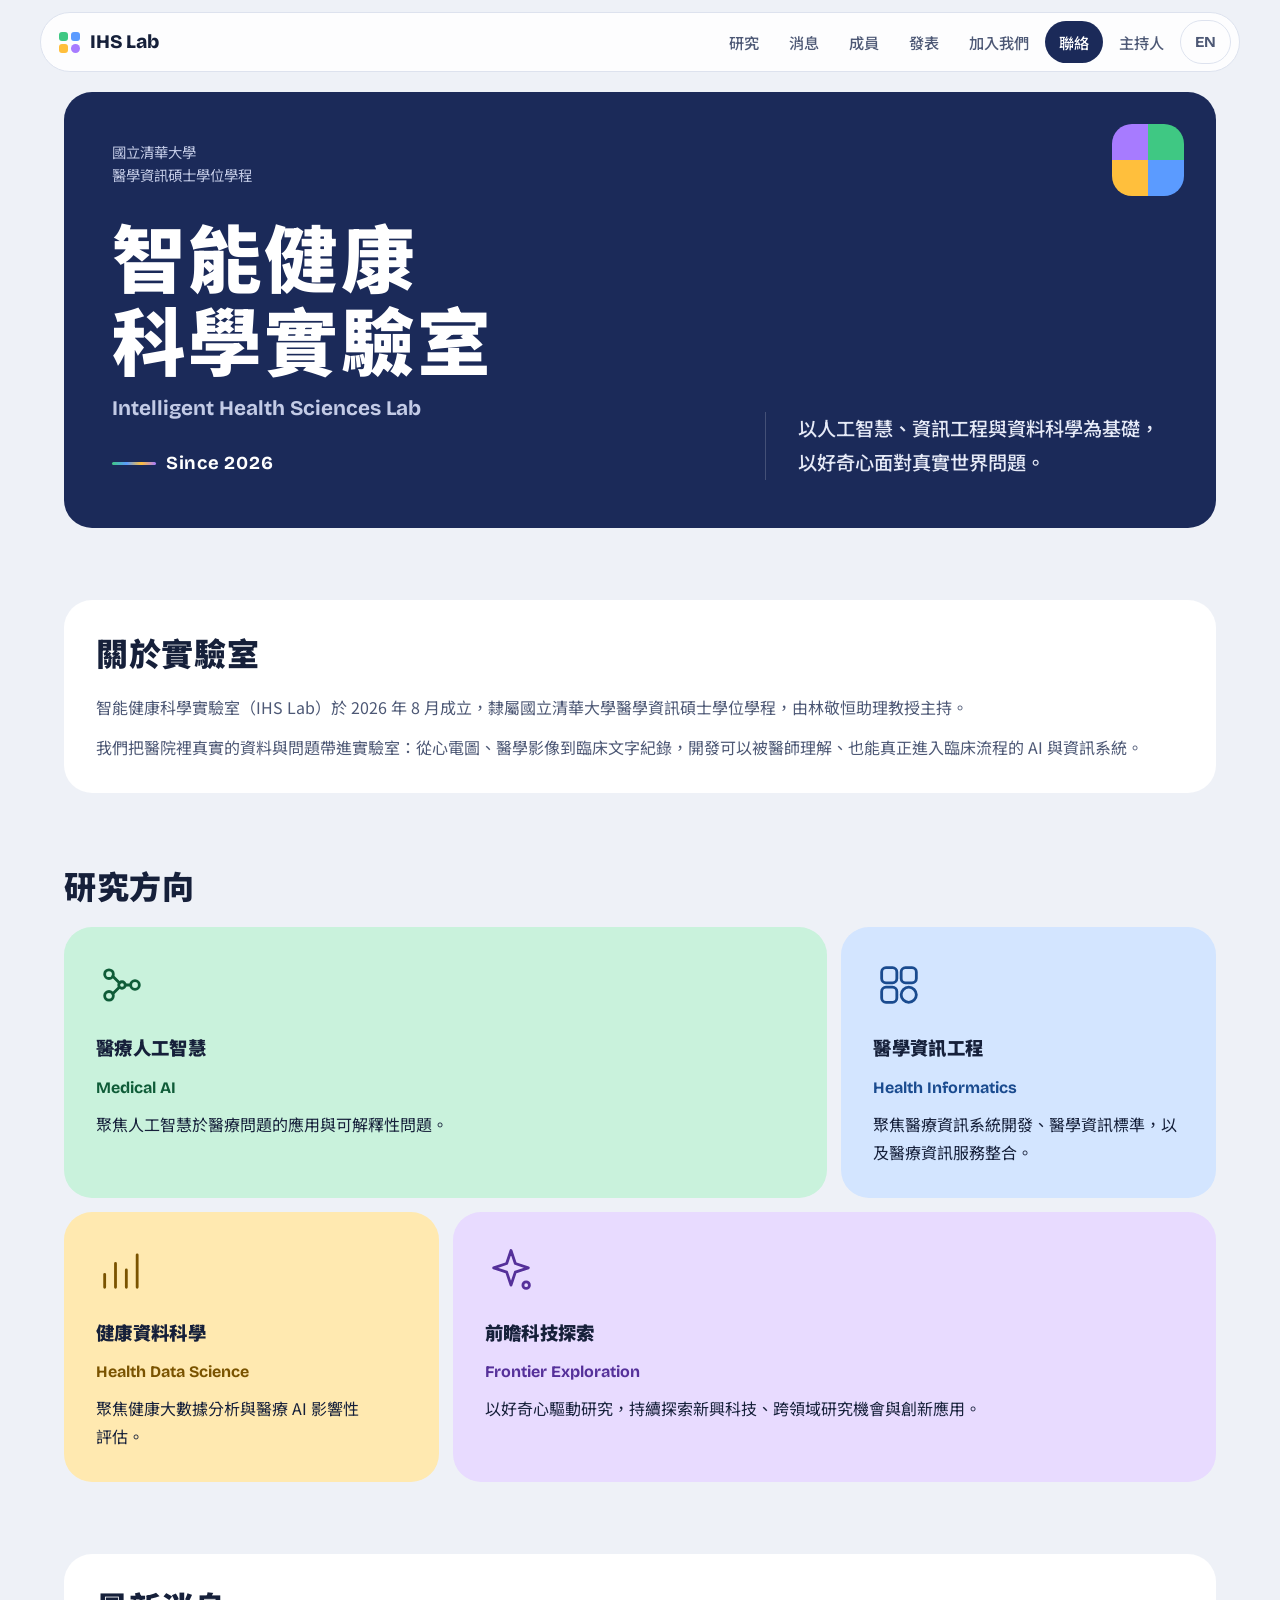
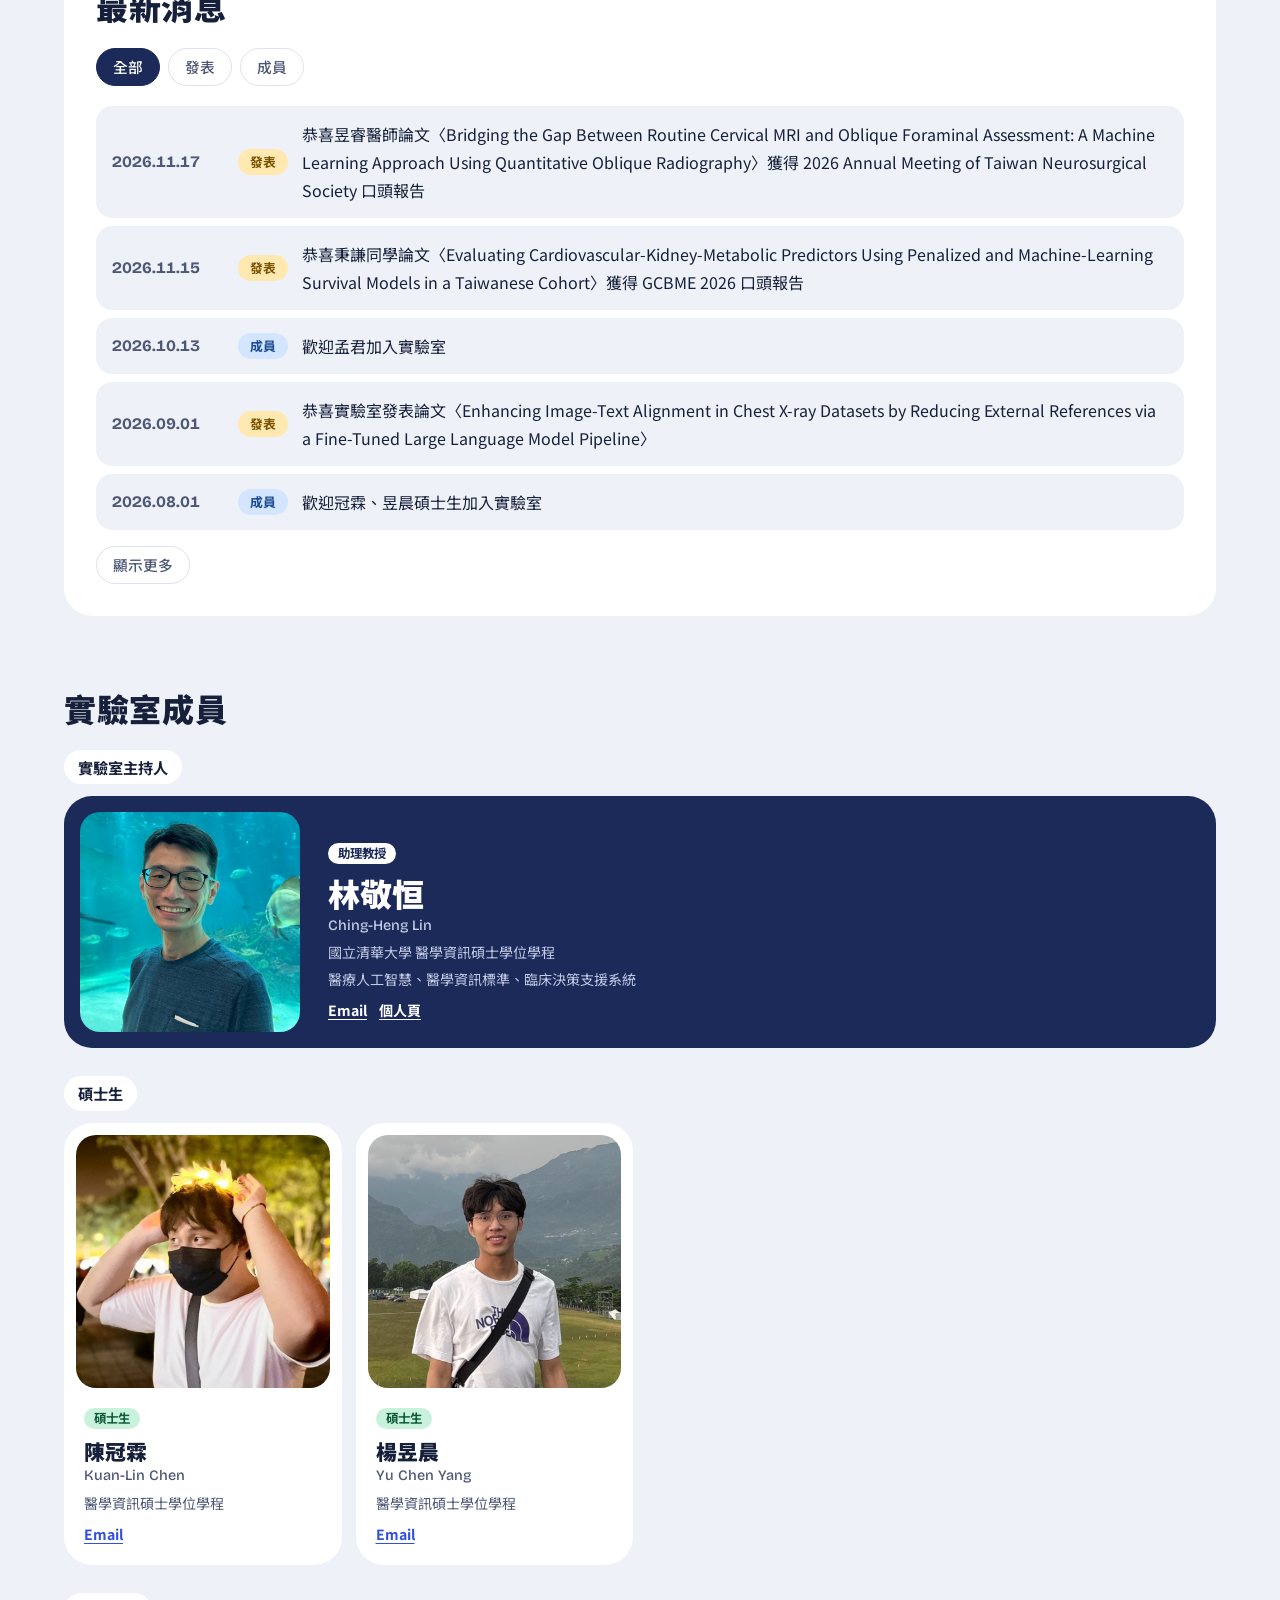
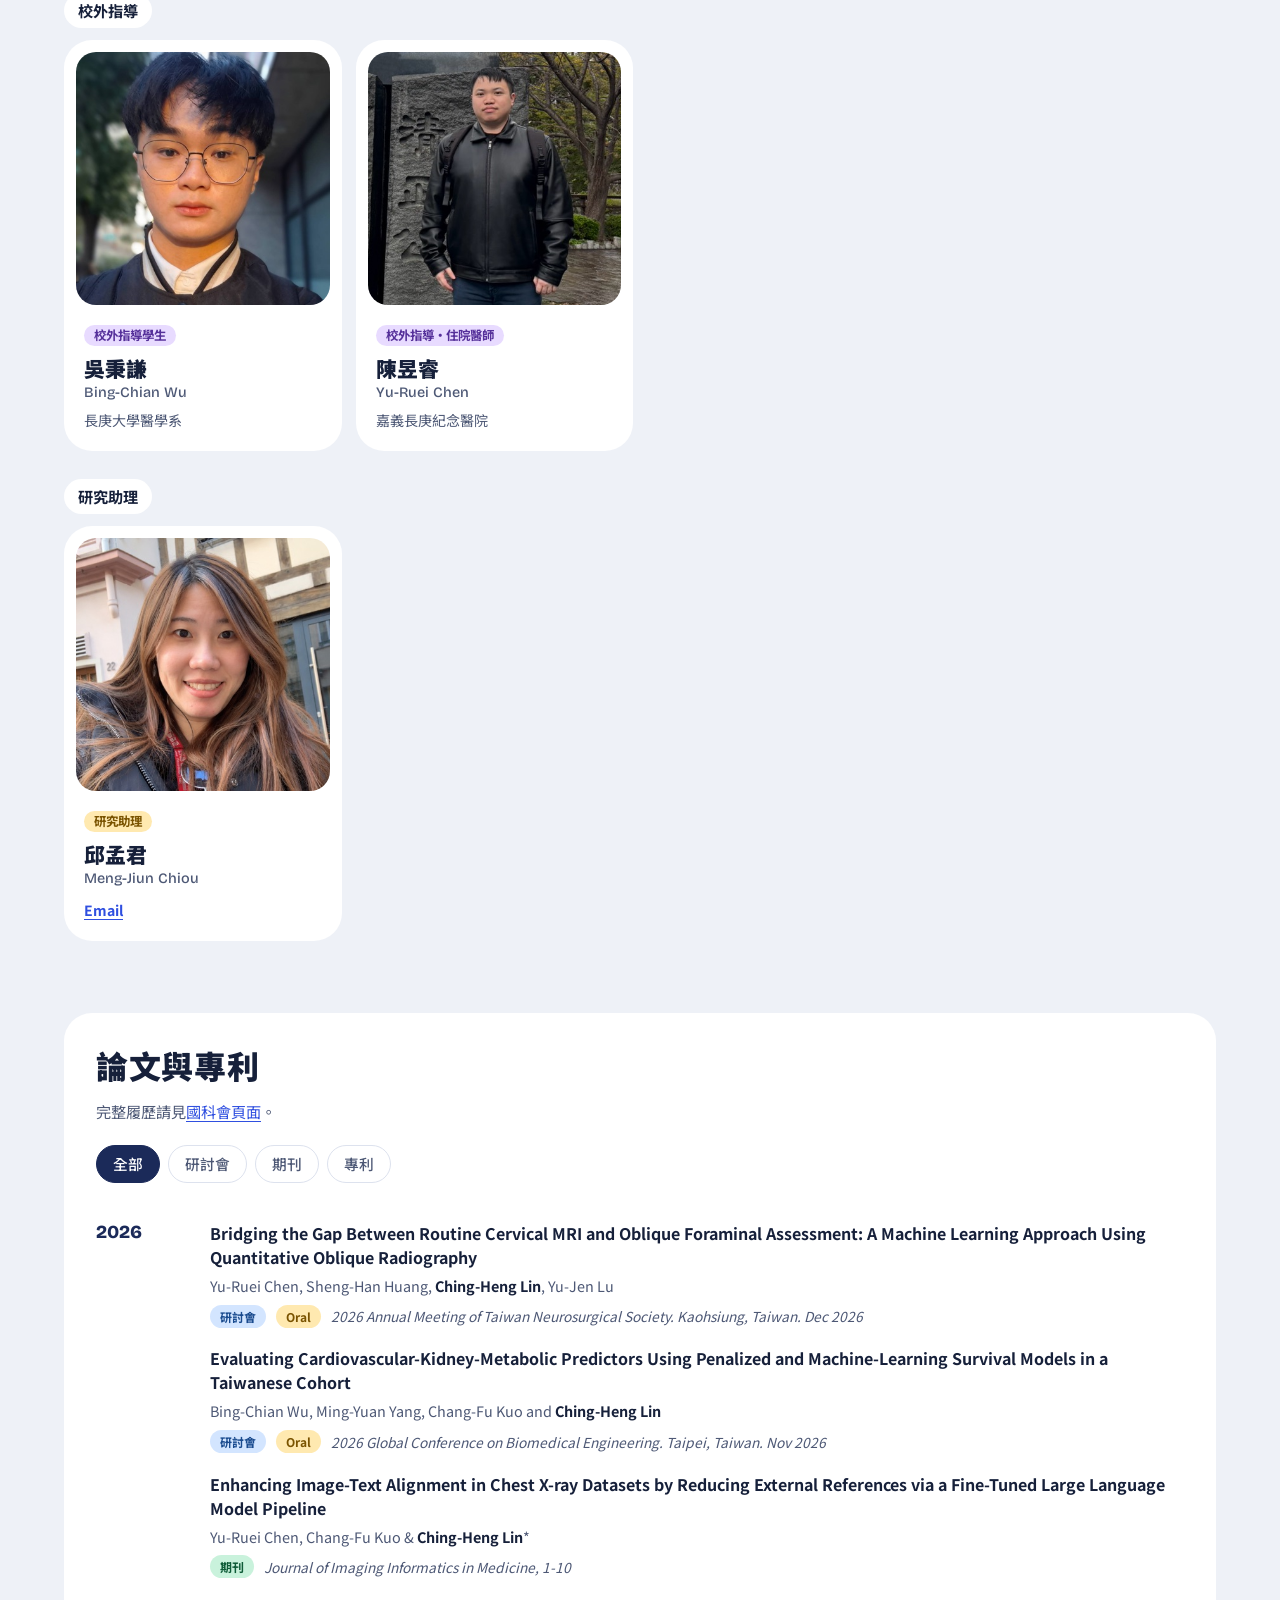
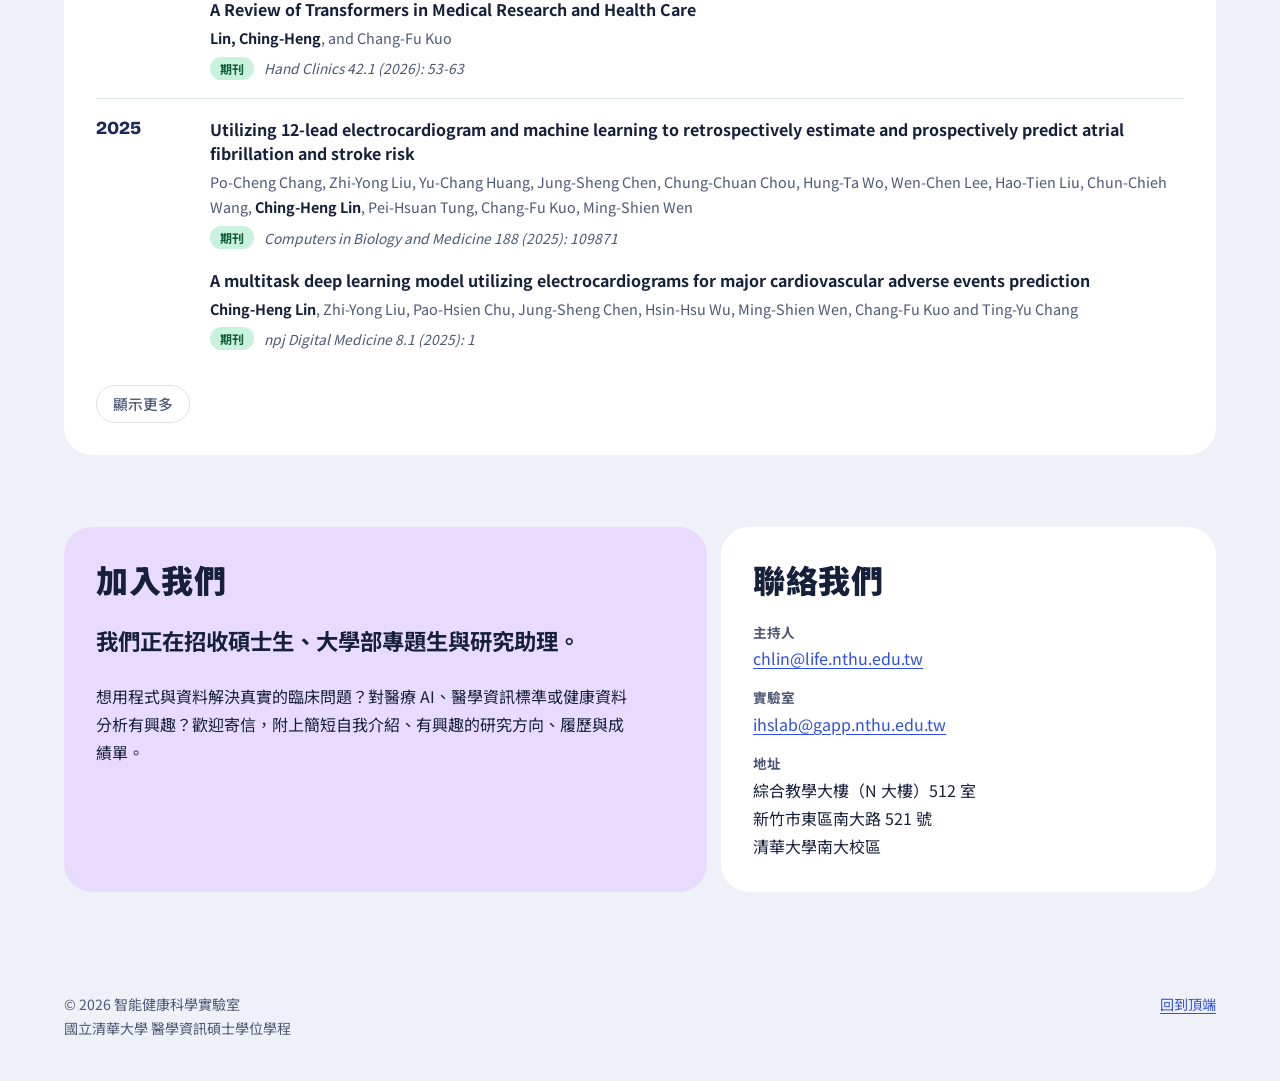
<file: index.html>
<!DOCTYPE html>
<html lang="zh-Hant-TW">
<head>
  <meta charset="UTF-8">
  <meta name="viewport" content="width=device-width, initial-scale=1.0">
  <title>智能健康科學實驗室｜Intelligent Health Sciences Lab・國立清華大學</title>
  <meta name="description" content="國立清華大學醫學資訊碩士學位學程「智能健康科學實驗室」，以人工智慧、資訊工程與資料科學為基礎，研究醫療 AI、醫學資訊、健康資料科學與前瞻科技。">
  <link rel="preconnect" href="https://fonts.googleapis.com">
  <link rel="preconnect" href="https://fonts.gstatic.com" crossorigin>
  <link href="https://fonts.googleapis.com/css2?family=Bricolage+Grotesque:opsz,wght@12..96,500;12..96,700;12..96,800&family=Noto+Sans+TC:wght@400;500;700;900&display=swap" rel="stylesheet">
  <link rel="stylesheet" href="assets/css/style.css">
</head>
<body data-root="">
  <a class="skip-link" href="#main">跳到主要內容</a>

  <header class="site-header">
    <div class="header-inner">
      <a class="brand" href="#top" aria-label="智能健康科學實驗室 首頁">
        <span class="brand-dots" aria-hidden="true"><i></i><i></i><i></i><i></i></span>
        <span class="brand-text">IHS Lab</span>
      </a>
      <button class="nav-toggle" type="button" aria-controls="site-nav" aria-expanded="false" aria-label="開啟選單"><span></span></button>
      <nav class="site-nav" id="site-nav" aria-label="主選單">
        <ul class="nav-menu">
          <li><a href="#research">研究</a></li>
          <li><a href="#news">消息</a></li>
          <li><a href="#members">成員</a></li>
          <li><a href="#publications">發表</a></li>
          <li><a href="#join">加入我們</a></li>
          <li><a href="#contact">聯絡</a></li>
          <li><a href="pi.html">主持人</a></li>
          <li><a class="lang-switch" href="en/" lang="en" hreflang="en">EN</a></li>
        </ul>
      </nav>
    </div>
  </header>

  <main id="main">
    <!-- 主視覺橫幅 -->
    <section class="wrap hero" id="top" aria-labelledby="hero-title">
      <div class="tile hero-banner">
        <p class="hero-unit">國立清華大學<br>醫學資訊碩士學位學程</p>
        <div class="hero-main">
          <h1 class="hero-title" id="hero-title">智能健康<br>科學實驗室</h1>
          <p class="hero-en" lang="en">Intelligent Health Sciences Lab</p>
          <p class="hero-since" lang="en">Since 2026</p>
        </div>
        <div class="hero-side">
          <p class="hero-lead">以人工智慧、資訊工程與資料科學為基礎，以好奇心面對真實世界問題。</p>
        </div>
      </div>
    </section>

    <!-- 關於 -->
    <section class="wrap section" id="about" aria-labelledby="about-title">
      <div class="about-bento">
        <div class="tile tile--plain about-tile">
          <h2 class="section-title" id="about-title">關於實驗室</h2>
          <p>智能健康科學實驗室（IHS Lab）於 2026 年 8 月成立，隸屬國立清華大學醫學資訊碩士學位學程，由林敬恒助理教授主持。</p>
          <p>我們把醫院裡真實的資料與問題帶進實驗室：從心電圖、醫學影像到臨床文字紀錄，開發可以被醫師理解、也能真正進入臨床流程的 AI 與資訊系統。</p>
        </div>
      </div>
    </section>

    <!-- 研究 -->
    <section class="wrap section" id="research" aria-labelledby="research-title">
      <h2 class="section-title" id="research-title">研究方向</h2>
      <div class="research-bento">
        <article class="tile area area--ai">
          <svg class="area-icon" viewBox="0 0 48 48" aria-hidden="true"><circle cx="12" cy="14" r="4"/><circle cx="12" cy="34" r="4"/><circle cx="36" cy="24" r="4"/><circle cx="24" cy="24" r="3"/><path d="M15.5 16l6 6M15.5 32l6-6M27 24h5"/></svg>
          <h3>醫療人工智慧</h3>
          <p class="area-en" lang="en">Medical AI</p>
          <p>聚焦人工智慧於醫療問題的應用與可解釋性問題。</p>
        </article>
        <article class="tile area area--info">
          <svg class="area-icon" viewBox="0 0 48 48" aria-hidden="true"><rect x="8" y="8" width="14" height="14" rx="4"/><rect x="26" y="8" width="14" height="14" rx="4"/><rect x="8" y="26" width="14" height="14" rx="4"/><rect x="26" y="26" width="14" height="14" rx="7"/></svg>
          <h3>醫學資訊工程</h3>
          <p class="area-en" lang="en">Health Informatics</p>
          <p>聚焦醫療資訊系統開發、醫學資訊標準，以及醫療資訊服務整合。</p>
        </article>
        <article class="tile area area--data">
          <svg class="area-icon" viewBox="0 0 48 48" aria-hidden="true"><path d="M8 40V28M18 40V18M28 40V24M38 40V10"/></svg>
          <h3>健康資料科學</h3>
          <p class="area-en" lang="en">Health Data Science</p>
          <p>聚焦健康大數據分析與醫療 AI 影響性評估。</p>
        </article>
        <article class="tile area area--curio">
          <svg class="area-icon" viewBox="0 0 48 48" aria-hidden="true"><path d="M24 6l4 12 12 4-12 4-4 12-4-12-12-4 12-4z"/><circle cx="38" cy="38" r="3"/></svg>
          <h3>前瞻科技探索</h3>
          <p class="area-en" lang="en">Frontier Exploration</p>
          <p>以好奇心驅動研究，持續探索新興科技、跨領域研究機會與創新應用。</p>
        </article>
      </div>
    </section>

    <!-- 消息 -->
    <section class="wrap section" id="news" aria-labelledby="news-title">
      <div class="tile tile--plain">
        <h2 class="section-title" id="news-title">最新消息</h2>
        <div data-render="news" data-limit="5" data-filter="true"></div>
      </div>
    </section>

    <!-- 成員 -->
    <section class="wrap section" id="members" aria-labelledby="members-title">
      <h2 class="section-title" id="members-title">實驗室成員</h2>
      <div data-render="members"></div>
    </section>

    <!-- 發表 -->
    <section class="wrap section" id="publications" aria-labelledby="pub-title">
      <div class="tile tile--plain">
        <h2 class="section-title" id="pub-title">論文與專利</h2>
        <p class="section-note">完整履歷請見<a href="https://wrs.nstc.gov.tw/modules/talentSearch/talentSearch.do?action=initRsm05&amp;rsNo=b477be182360425c8632cf5fbf8eb98f&amp;LANG=chi" target="_blank" rel="noopener">國科會頁面</a>。</p>
        <div data-render="publications" data-limit="6" data-filter="true" data-from="2021" data-to="2026"></div>
      </div>
    </section>

    <!-- 招生 + 聯絡 -->
    <section class="wrap section join-bento" aria-label="加入我們與聯絡資訊">
      <div class="tile join-tile" id="join">
        <h2 class="section-title">加入我們</h2>
        <p class="join-lead">我們正在招收碩士生、大學部專題生與研究助理。</p>
        <p>想用程式與資料解決真實的臨床問題？對醫療 AI、醫學資訊標準或健康資料分析有興趣？歡迎寄信，附上簡短自我介紹、有興趣的研究方向、履歷與成績單。</p>
      </div>
      <div class="tile tile--plain contact-tile" id="contact">
        <h2 class="section-title">聯絡我們</h2>
        <dl class="contact-list">
          <div><dt>主持人</dt><dd><a href="mailto:chlin@life.nthu.edu.tw">chlin@life.nthu.edu.tw</a></dd></div>
          <div><dt>實驗室</dt><dd><a href="mailto:ihslab@gapp.nthu.edu.tw">ihslab@gapp.nthu.edu.tw</a></dd></div>
          <div><dt>地址</dt><dd>綜合教學大樓（N 大樓）512 室<br>新竹市東區南大路 521 號<br>清華大學南大校區</dd></div>
        </dl>
      </div>
    </section>
  </main>

  <footer class="site-footer">
    <div class="wrap footer-inner">
      <p>© <span data-year>2026</span> 智能健康科學實驗室<br>國立清華大學 醫學資訊碩士學位學程</p>
      <p><a href="#top">回到頂端</a></p>
    </div>
  </footer>

  <script src="assets/js/main.js" defer></script>
</body>
</html>
</file>
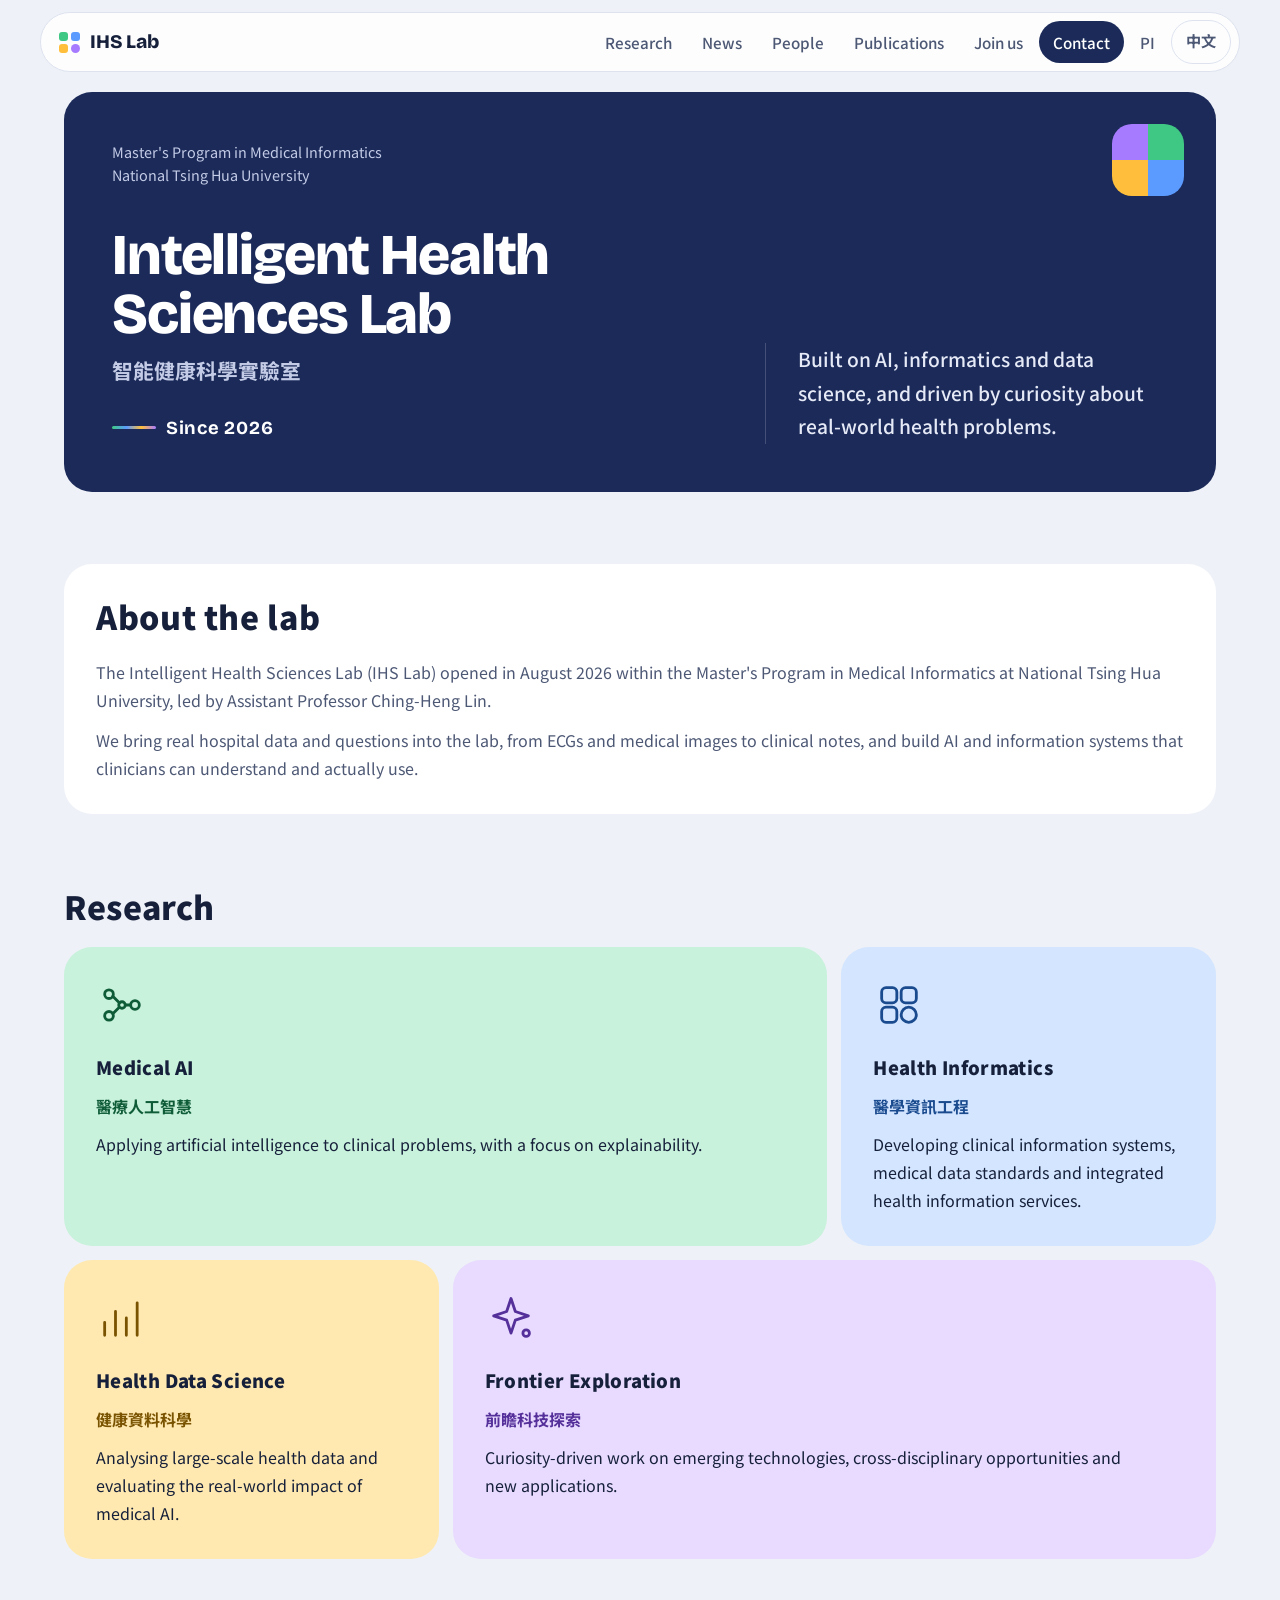
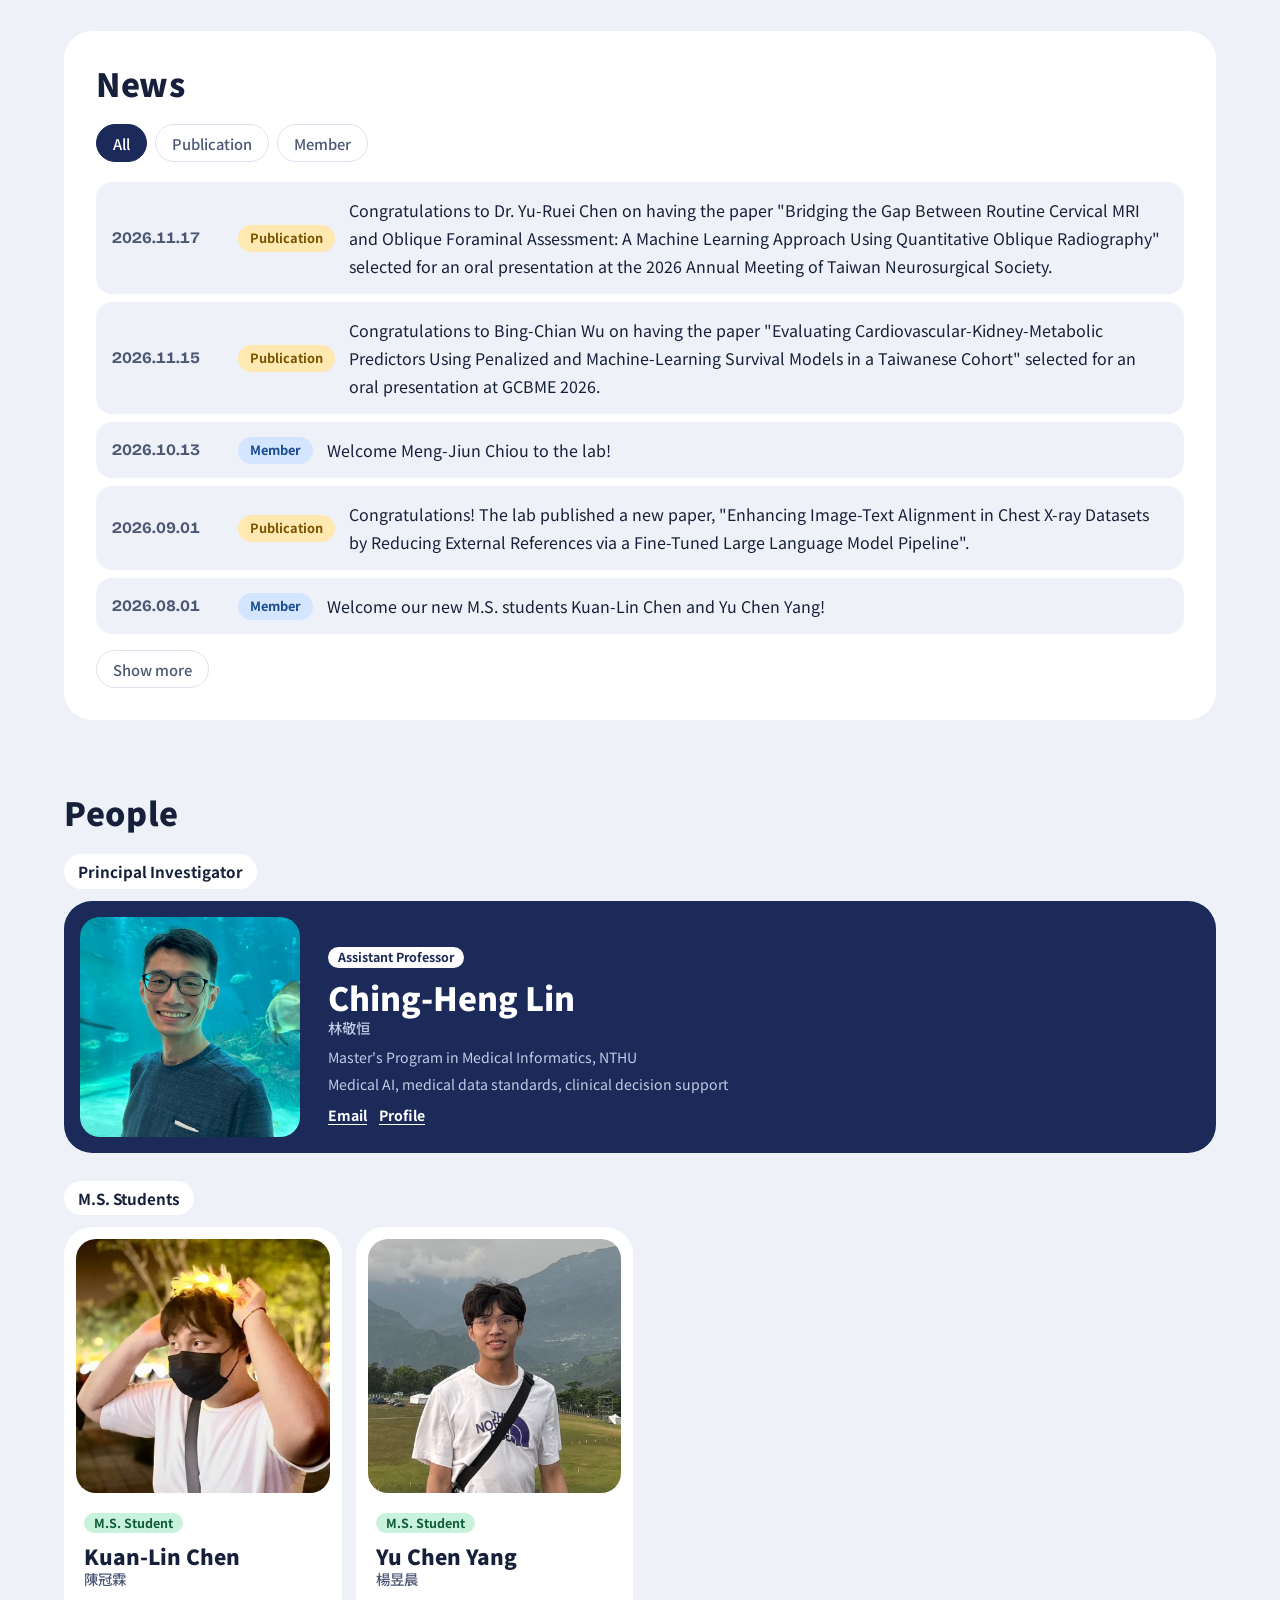
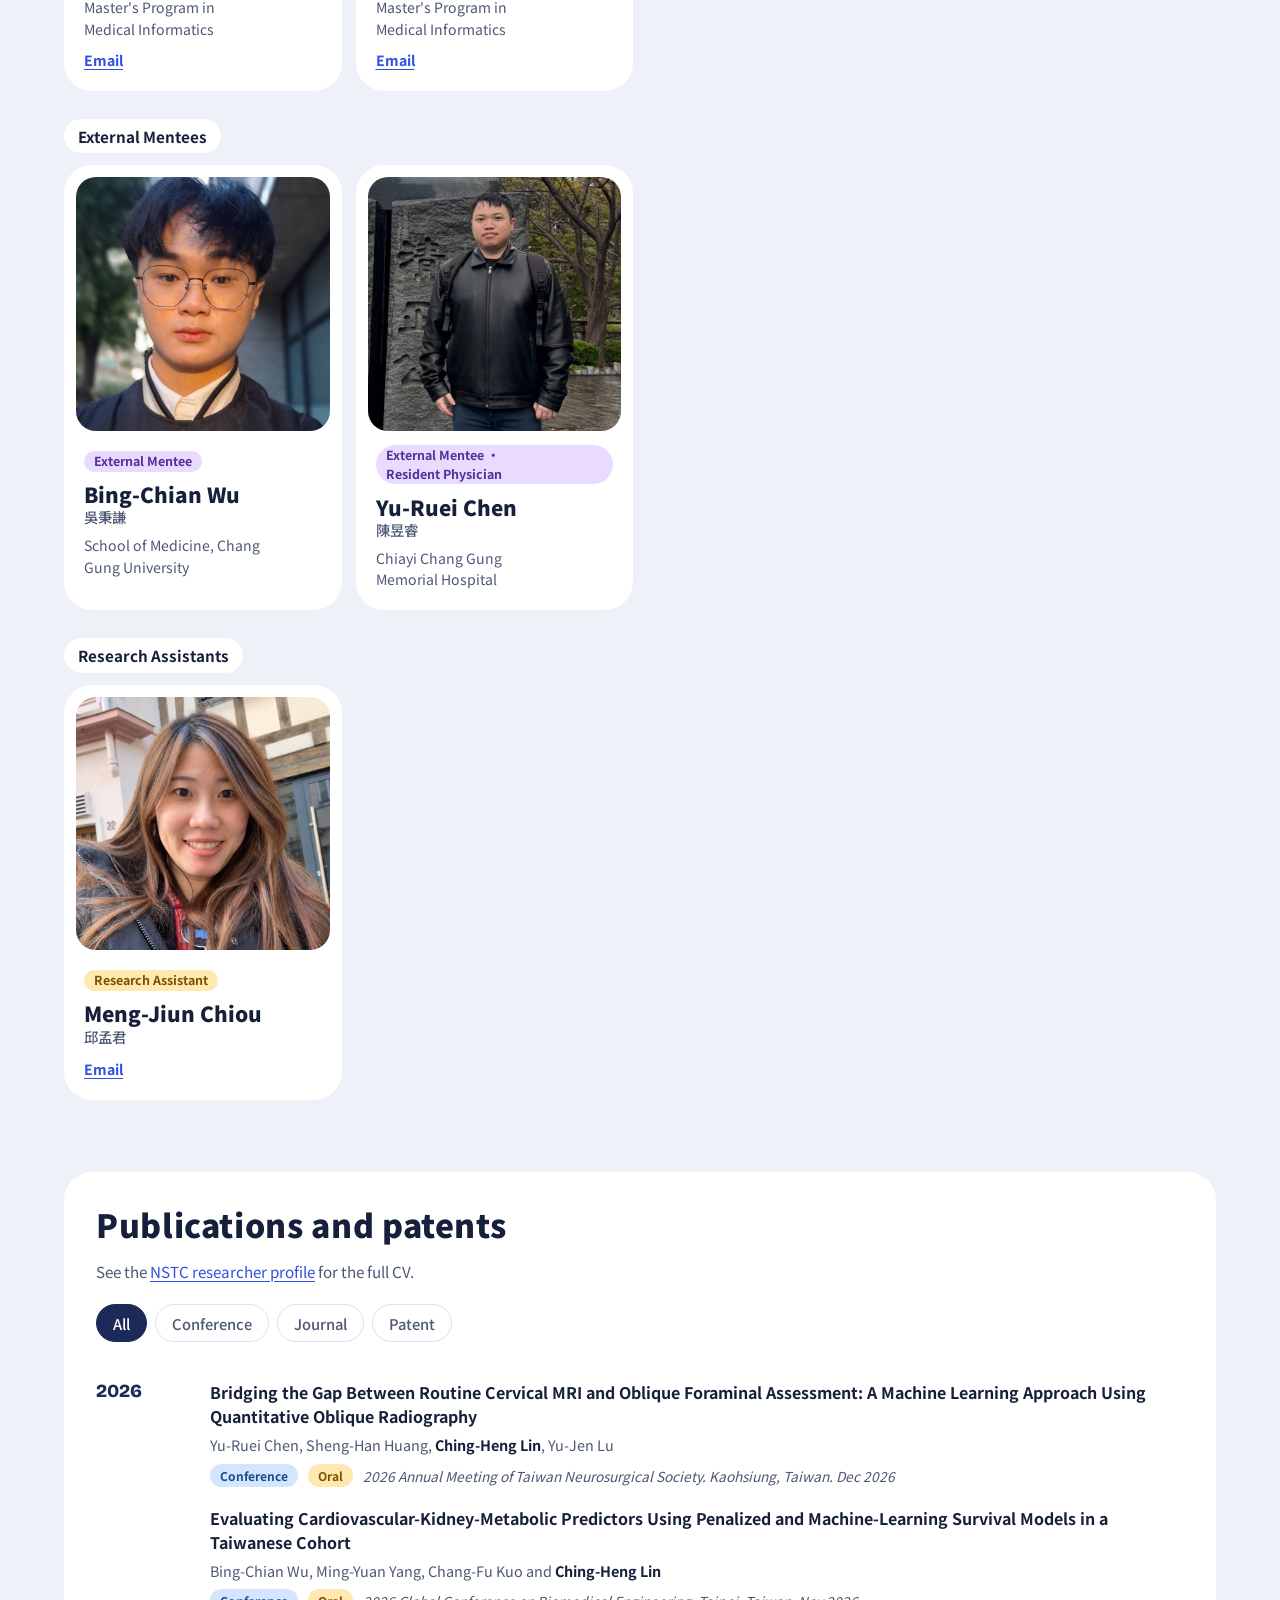
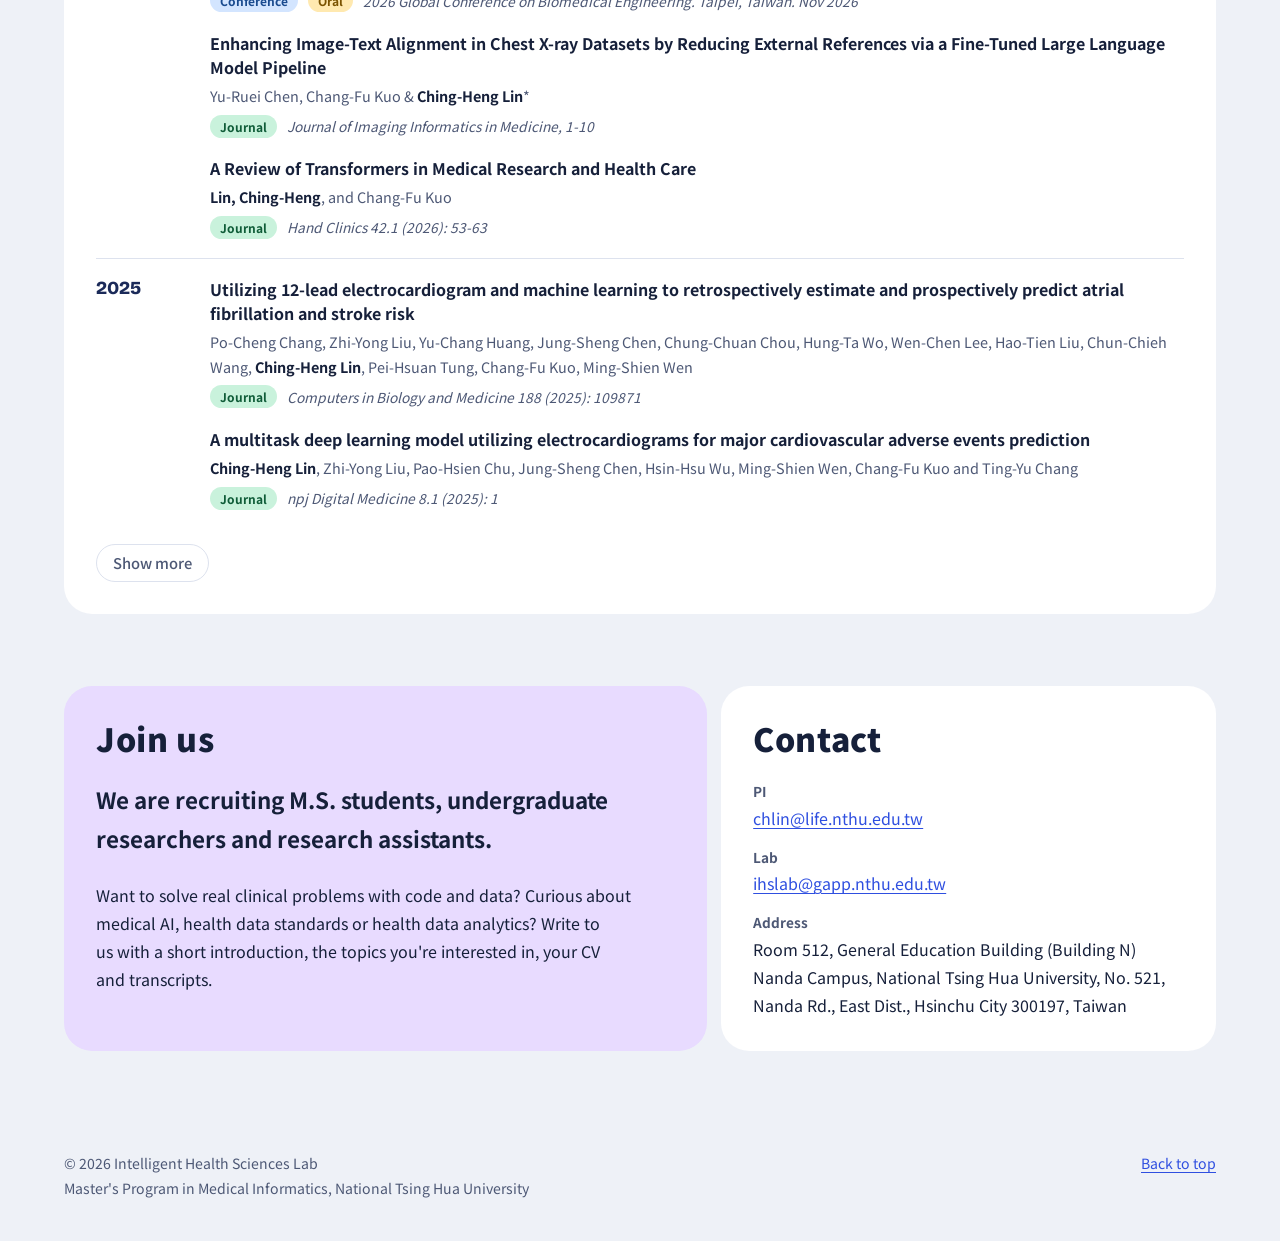
<file: en/index.html>
<!DOCTYPE html>
<html lang="en">
<head>
  <meta charset="UTF-8">
  <meta name="viewport" content="width=device-width, initial-scale=1.0">
  <title>Intelligent Health Sciences Lab | National Tsing Hua University</title>
  <meta name="description" content="The Intelligent Health Sciences Lab at NTHU's Master's Program in Medical Informatics studies medical AI, health informatics, health data science and frontier technologies.">
  <link rel="preconnect" href="https://fonts.googleapis.com">
  <link rel="preconnect" href="https://fonts.gstatic.com" crossorigin>
  <link href="https://fonts.googleapis.com/css2?family=Bricolage+Grotesque:opsz,wght@12..96,500;12..96,700;12..96,800&family=Noto+Sans+TC:wght@400;500;700;900&display=swap" rel="stylesheet">
  <link rel="stylesheet" href="../assets/css/style.css">
</head>
<body data-root="../">
  <a class="skip-link" href="#main">Skip to main content</a>

  <header class="site-header">
    <div class="header-inner">
      <a class="brand" href="#top" aria-label="Intelligent Health Sciences Lab home">
        <span class="brand-dots" aria-hidden="true"><i></i><i></i><i></i><i></i></span>
        <span class="brand-text">IHS Lab</span>
      </a>
      <button class="nav-toggle" type="button" aria-controls="site-nav" aria-expanded="false" aria-label="Open menu"><span></span></button>
      <nav class="site-nav" id="site-nav" aria-label="Main">
        <ul class="nav-menu">
          <li><a href="#research">Research</a></li>
          <li><a href="#news">News</a></li>
          <li><a href="#members">People</a></li>
          <li><a href="#publications">Publications</a></li>
          <li><a href="#join">Join us</a></li>
          <li><a href="#contact">Contact</a></li>
          <li><a href="pi.html">PI</a></li>
          <li><a class="lang-switch" href="../" lang="zh-Hant-TW" hreflang="zh-Hant-TW">中文</a></li>
        </ul>
      </nav>
    </div>
  </header>

  <main id="main">
    <section class="wrap hero" id="top" aria-labelledby="hero-title">
      <div class="tile hero-banner">
        <p class="hero-unit">Master's Program in Medical Informatics<br>National Tsing Hua University</p>
        <div class="hero-main">
          <h1 class="hero-title hero-title--en" id="hero-title">Intelligent Health Sciences Lab</h1>
          <p class="hero-en" lang="zh-Hant-TW">智能健康科學實驗室</p>
          <p class="hero-since">Since 2026</p>
        </div>
        <div class="hero-side">
          <p class="hero-lead">Built on AI, informatics and data science, and driven by curiosity about real-world health problems.</p>
        </div>
      </div>
    </section>

    <section class="wrap section" id="about" aria-labelledby="about-title">
      <div class="about-bento">
        <div class="tile tile--plain about-tile">
          <h2 class="section-title" id="about-title">About the lab</h2>
          <p>The Intelligent Health Sciences Lab (IHS Lab) opened in August 2026 within the Master's Program in Medical Informatics at National Tsing Hua University, led by Assistant Professor Ching-Heng Lin.</p>
          <p>We bring real hospital data and questions into the lab, from ECGs and medical images to clinical notes, and build AI and information systems that clinicians can understand and actually use.</p>
        </div>
      </div>
    </section>

    <section class="wrap section" id="research" aria-labelledby="research-title">
      <h2 class="section-title" id="research-title">Research</h2>
      <div class="research-bento">
        <article class="tile area area--ai">
          <svg class="area-icon" viewBox="0 0 48 48" aria-hidden="true"><circle cx="12" cy="14" r="4"/><circle cx="12" cy="34" r="4"/><circle cx="36" cy="24" r="4"/><circle cx="24" cy="24" r="3"/><path d="M15.5 16l6 6M15.5 32l6-6M27 24h5"/></svg>
          <h3>Medical AI</h3>
          <p class="area-en" lang="zh-Hant-TW">醫療人工智慧</p>
          <p>Applying artificial intelligence to clinical problems, with a focus on explainability.</p>
        </article>
        <article class="tile area area--info">
          <svg class="area-icon" viewBox="0 0 48 48" aria-hidden="true"><rect x="8" y="8" width="14" height="14" rx="4"/><rect x="26" y="8" width="14" height="14" rx="4"/><rect x="8" y="26" width="14" height="14" rx="4"/><rect x="26" y="26" width="14" height="14" rx="7"/></svg>
          <h3>Health Informatics</h3>
          <p class="area-en" lang="zh-Hant-TW">醫學資訊工程</p>
          <p>Developing clinical information systems, medical data standards and integrated health information services.</p>
        </article>
        <article class="tile area area--data">
          <svg class="area-icon" viewBox="0 0 48 48" aria-hidden="true"><path d="M8 40V28M18 40V18M28 40V24M38 40V10"/></svg>
          <h3>Health Data Science</h3>
          <p class="area-en" lang="zh-Hant-TW">健康資料科學</p>
          <p>Analysing large-scale health data and evaluating the real-world impact of medical AI.</p>
        </article>
        <article class="tile area area--curio">
          <svg class="area-icon" viewBox="0 0 48 48" aria-hidden="true"><path d="M24 6l4 12 12 4-12 4-4 12-4-12-12-4 12-4z"/><circle cx="38" cy="38" r="3"/></svg>
          <h3>Frontier Exploration</h3>
          <p class="area-en" lang="zh-Hant-TW">前瞻科技探索</p>
          <p>Curiosity-driven work on emerging technologies, cross-disciplinary opportunities and new applications.</p>
        </article>
      </div>
    </section>

    <section class="wrap section" id="news" aria-labelledby="news-title">
      <div class="tile tile--plain">
        <h2 class="section-title" id="news-title">News</h2>
        <div data-render="news" data-limit="5" data-filter="true"></div>
      </div>
    </section>

    <section class="wrap section" id="members" aria-labelledby="members-title">
      <h2 class="section-title" id="members-title">People</h2>
      <div data-render="members"></div>
    </section>

    <section class="wrap section" id="publications" aria-labelledby="pub-title">
      <div class="tile tile--plain">
        <h2 class="section-title" id="pub-title">Publications and patents</h2>
        <p class="section-note">See the <a href="https://wrs.nstc.gov.tw/modules/talentSearch/talentSearch.do?action=initRsm05&amp;rsNo=b477be182360425c8632cf5fbf8eb98f&amp;LANG=chi" target="_blank" rel="noopener">NSTC researcher profile</a> for the full CV.</p>
        <div data-render="publications" data-limit="6" data-filter="true" data-from="2021" data-to="2026"></div>
      </div>
    </section>

    <section class="wrap section join-bento" aria-label="Join us and contact">
      <div class="tile join-tile" id="join">
        <h2 class="section-title">Join us</h2>
        <p class="join-lead">We are recruiting M.S. students, undergraduate researchers and research assistants.</p>
        <p>Want to solve real clinical problems with code and data? Curious about medical AI, health data standards or health data analytics? Write to us with a short introduction, the topics you're interested in, your CV and transcripts.</p>
      </div>
      <div class="tile tile--plain contact-tile" id="contact">
        <h2 class="section-title">Contact</h2>
        <dl class="contact-list">
          <div><dt>PI</dt><dd><a href="mailto:chlin@life.nthu.edu.tw">chlin@life.nthu.edu.tw</a></dd></div>
          <div><dt>Lab</dt><dd><a href="mailto:ihslab@gapp.nthu.edu.tw">ihslab@gapp.nthu.edu.tw</a></dd></div>
          <div><dt>Address</dt><dd>Room 512, General Education Building (Building N)<br>Nanda Campus, National Tsing Hua University, No. 521, Nanda Rd., East Dist., Hsinchu City 300197, Taiwan</dd></div>
        </dl>
      </div>
    </section>
  </main>

  <footer class="site-footer">
    <div class="wrap footer-inner">
      <p>© <span data-year>2026</span> Intelligent Health Sciences Lab<br>Master's Program in Medical Informatics, National Tsing Hua University</p>
      <p><a href="#top">Back to top</a></p>
    </div>
  </footer>

  <script src="../assets/js/main.js" defer></script>
</body>
</html>
</file>
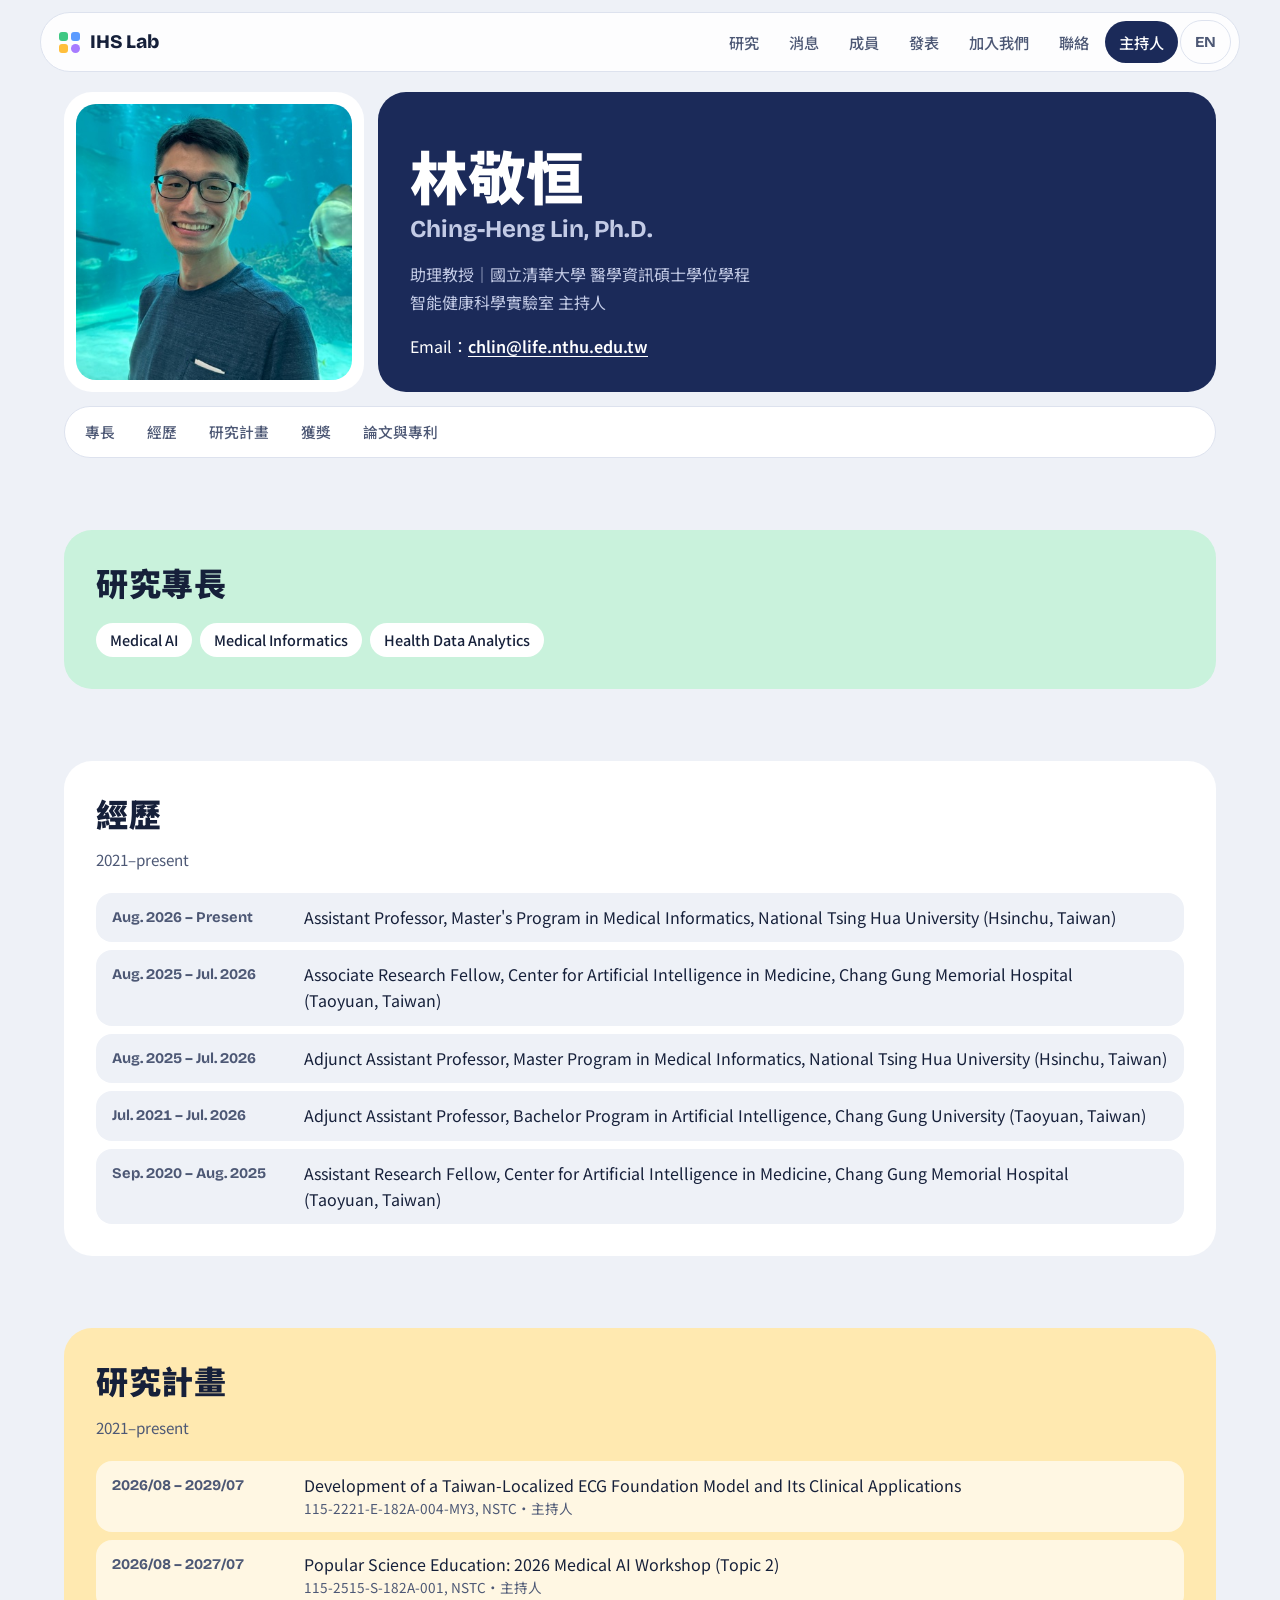
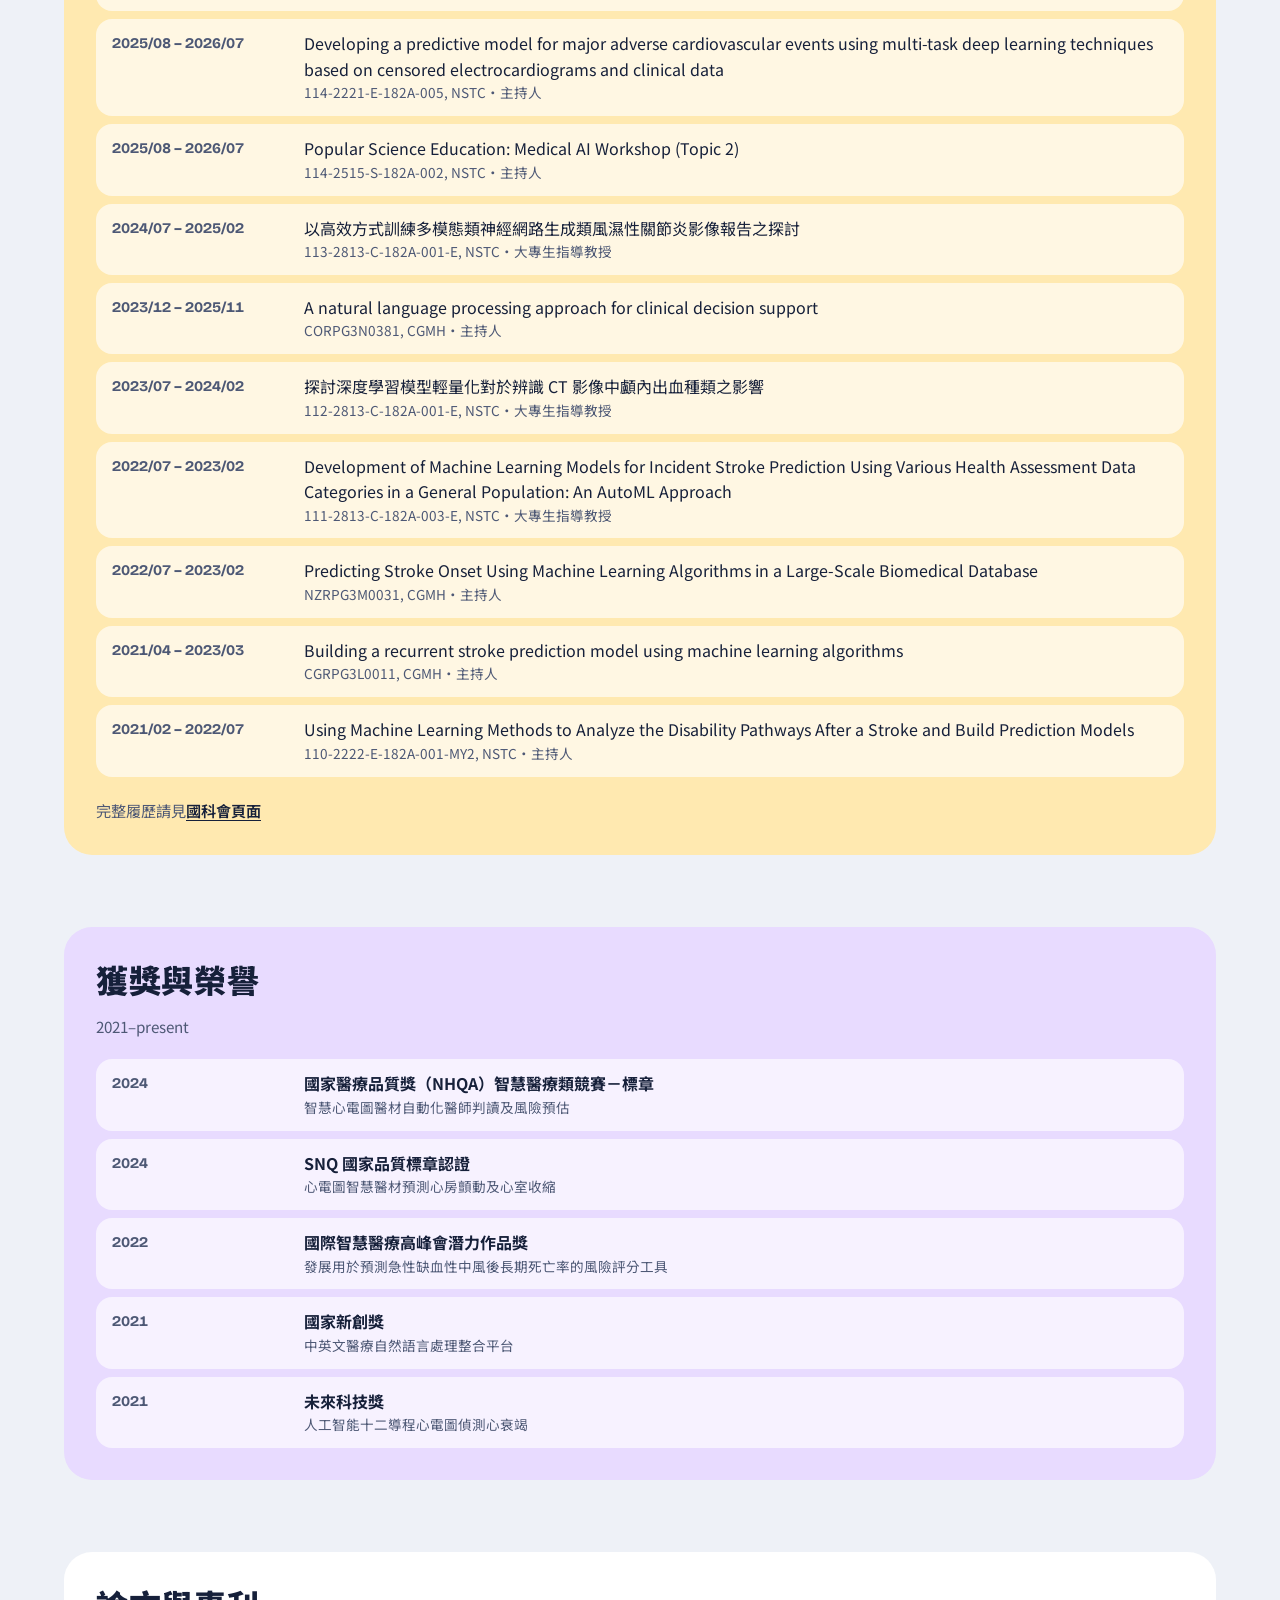
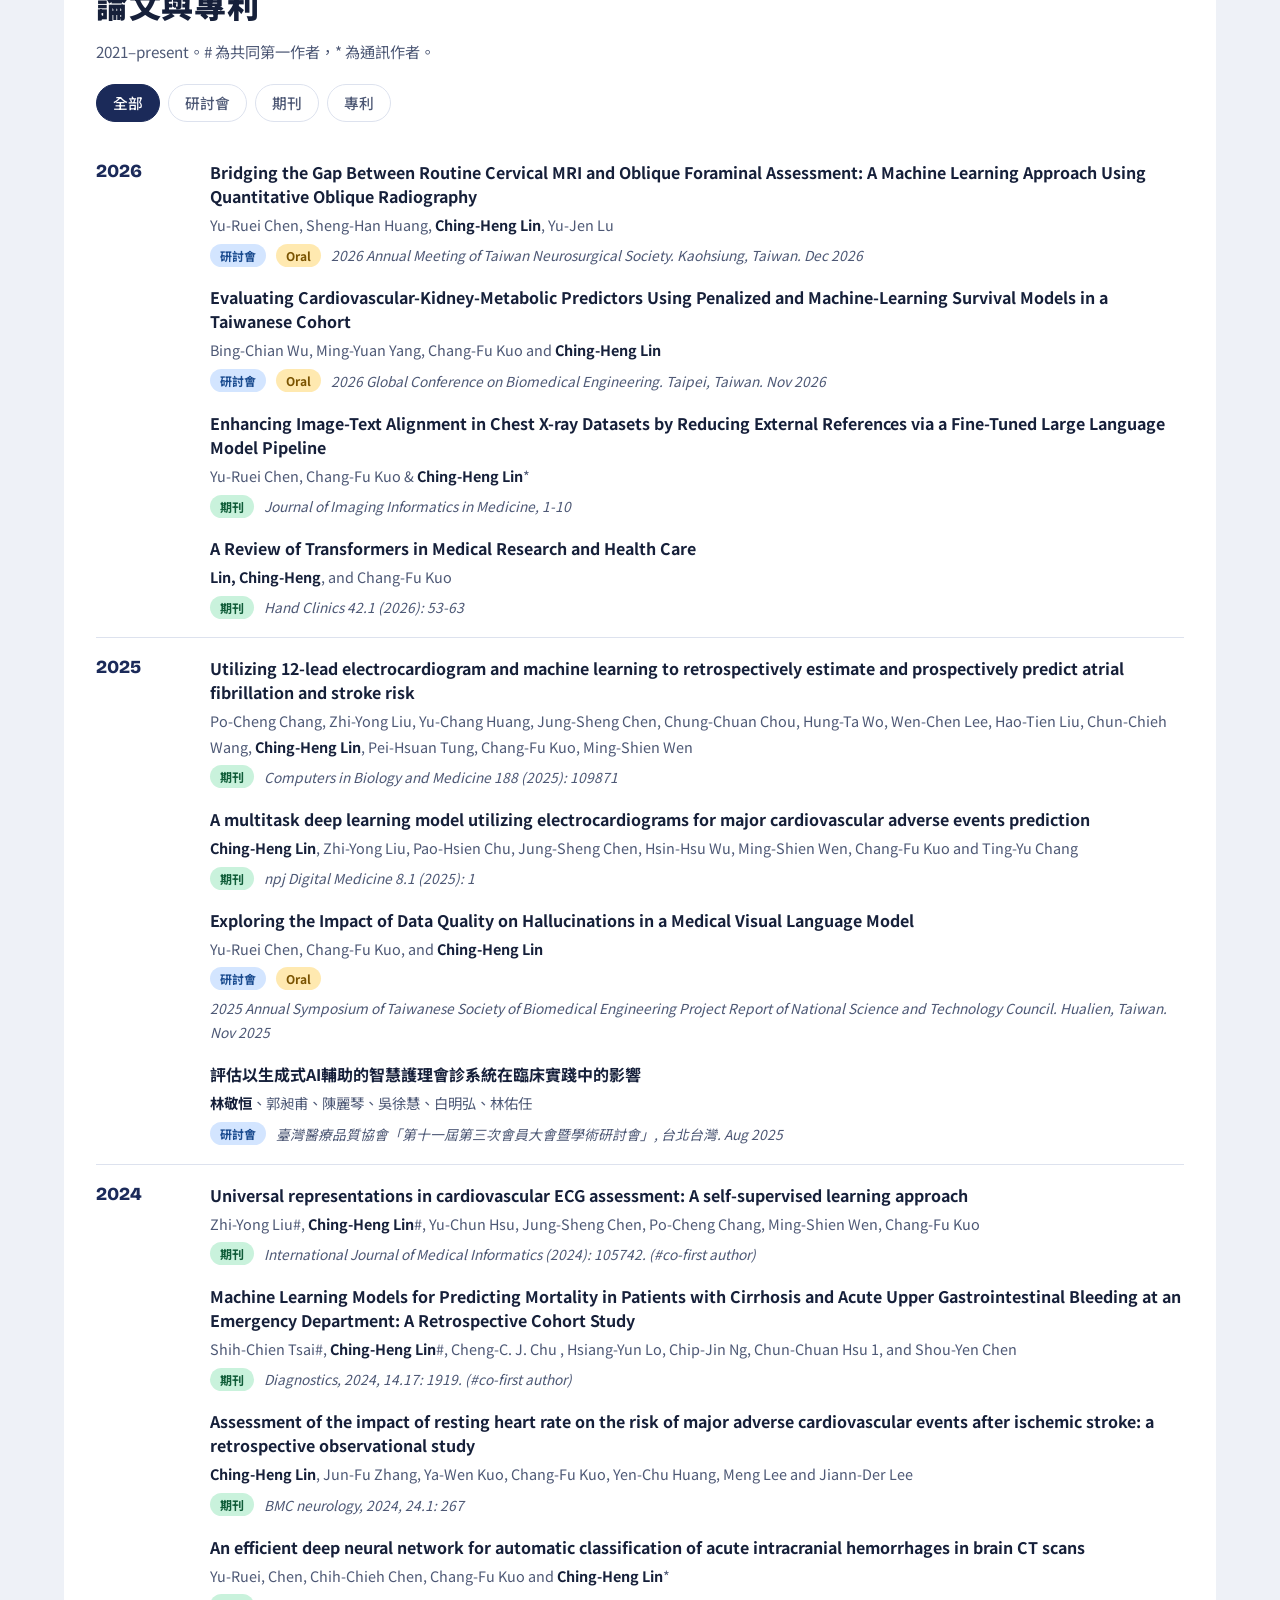
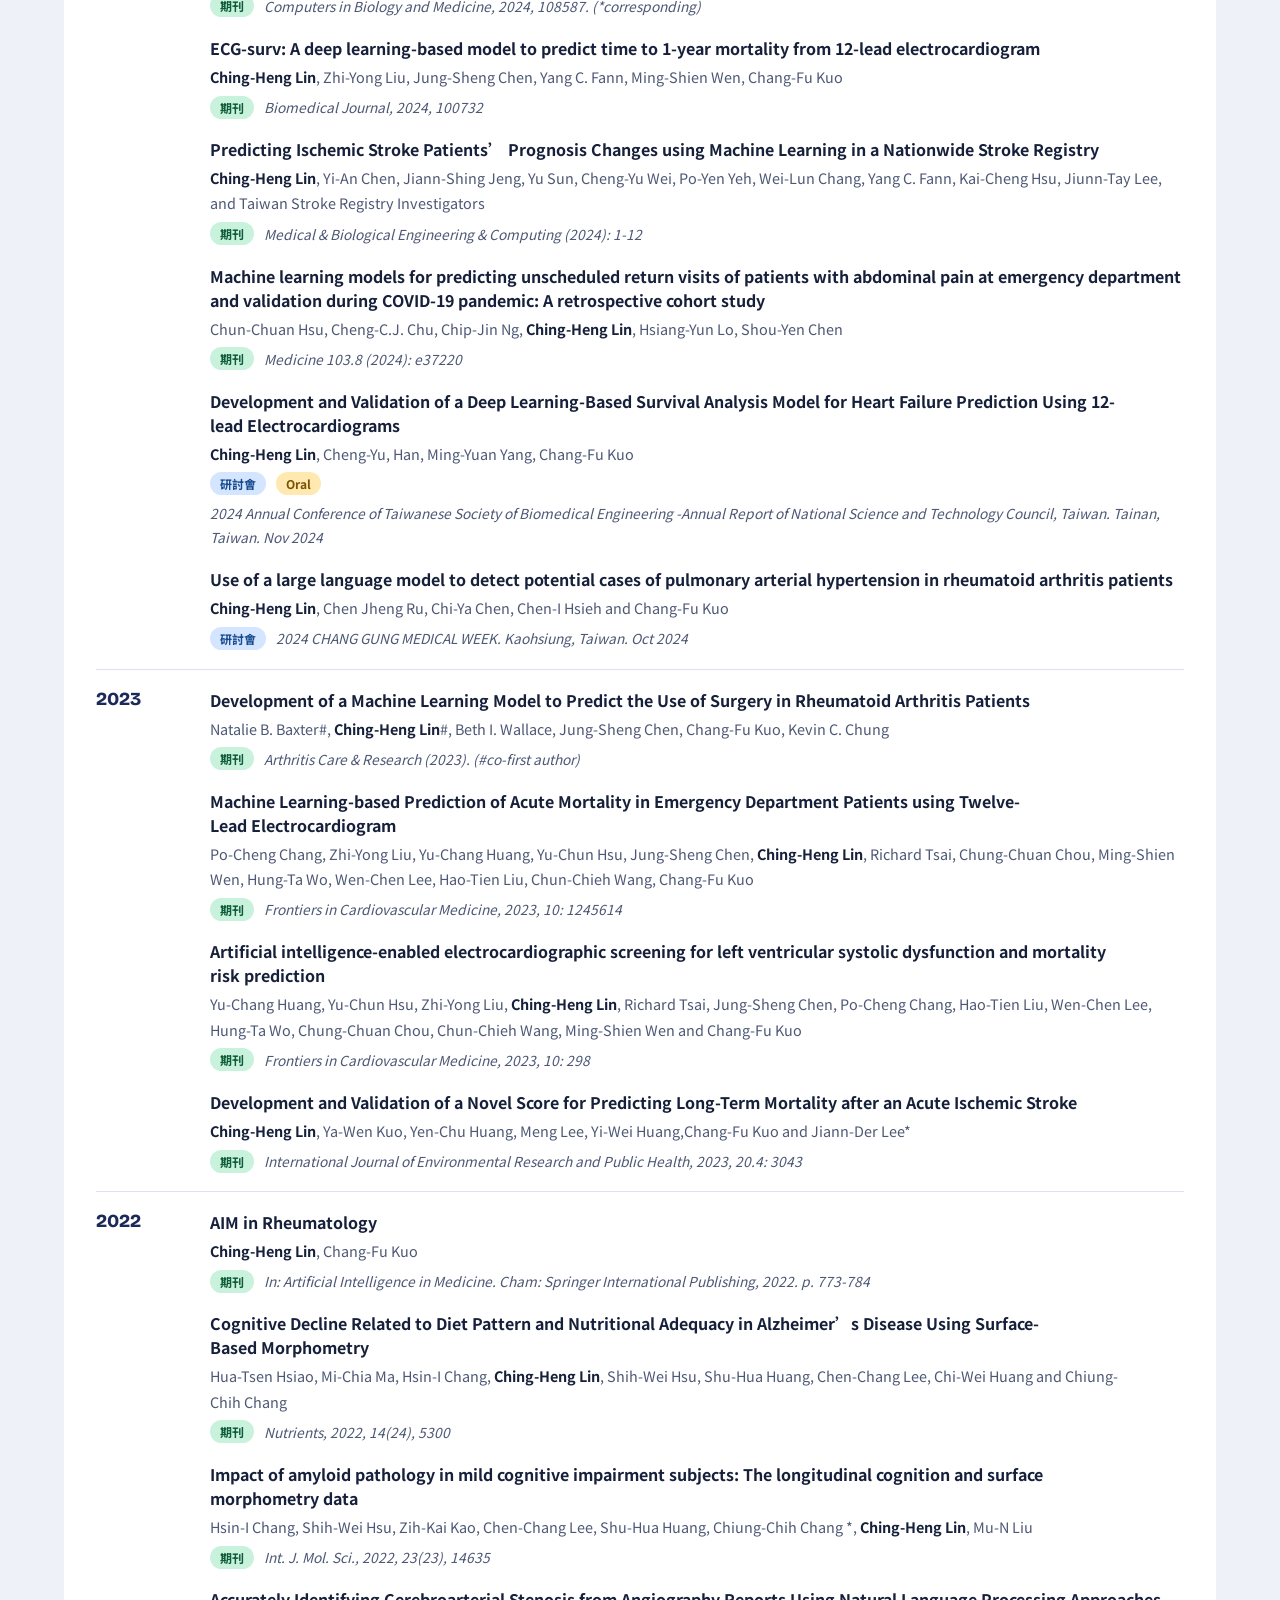
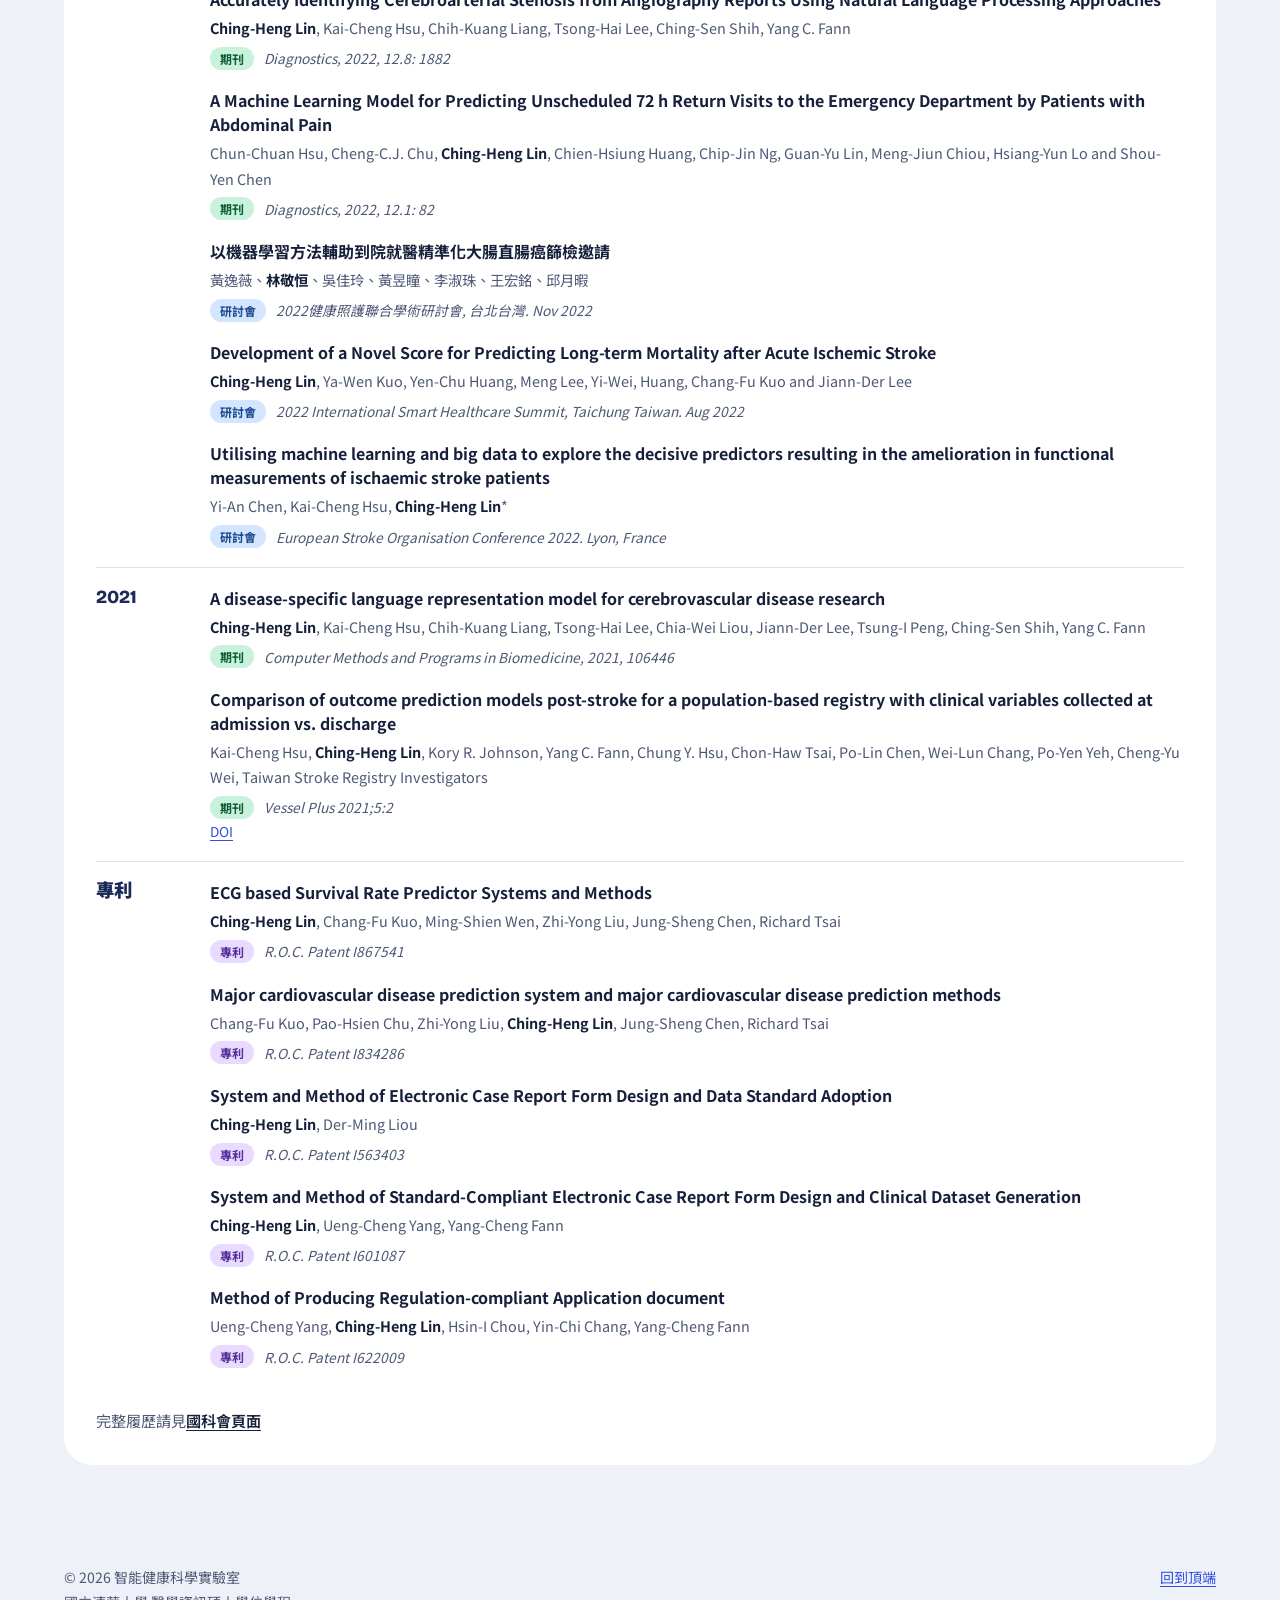
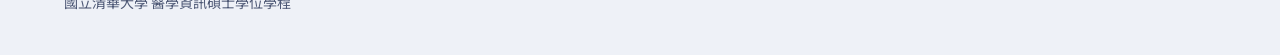
<file: pi.html>
<!DOCTYPE html>
<html lang="zh-Hant-TW">
<head>
  <meta charset="UTF-8">
  <meta name="viewport" content="width=device-width, initial-scale=1.0">
  <title>林敬恒 助理教授｜智能健康科學實驗室</title>
  <meta name="description" content="國立清華大學醫學資訊碩士學位學程助理教授林敬恒的學經歷、研究計畫、論文、專利與獲獎紀錄。">
  <link rel="preconnect" href="https://fonts.googleapis.com">
  <link rel="preconnect" href="https://fonts.gstatic.com" crossorigin>
  <link href="https://fonts.googleapis.com/css2?family=Bricolage+Grotesque:opsz,wght@12..96,500;12..96,700;12..96,800&family=Noto+Sans+TC:wght@400;500;700;900&display=swap" rel="stylesheet">
  <link rel="stylesheet" href="assets/css/style.css">
</head>
<body data-root="">
  <a class="skip-link" href="#main">跳到主要內容</a>

  <header class="site-header">
    <div class="header-inner">
      <a class="brand" href="index.html" aria-label="智能健康科學實驗室 首頁">
        <span class="brand-dots" aria-hidden="true"><i></i><i></i><i></i><i></i></span>
        <span class="brand-text">IHS Lab</span>
      </a>
      <button class="nav-toggle" type="button" aria-controls="site-nav" aria-expanded="false" aria-label="開啟選單"><span></span></button>
      <nav class="site-nav" id="site-nav" aria-label="主選單">
        <ul class="nav-menu">
          <li><a href="index.html#research">研究</a></li>
          <li><a href="index.html#news">消息</a></li>
          <li><a href="index.html#members">成員</a></li>
          <li><a href="index.html#publications">發表</a></li>
          <li><a href="index.html#join">加入我們</a></li>
          <li><a href="index.html#contact">聯絡</a></li>
          <li><a href="pi.html" aria-current="page">主持人</a></li>
          <li><a class="lang-switch" href="en/pi.html" lang="en" hreflang="en">EN</a></li>
        </ul>
      </nav>
    </div>
  </header>

  <main id="main" class="wrap">
    <section class="pi-bento" aria-labelledby="pi-name">
      <div class="tile pi-photo-tile"><img src="assets/img/members/lin-ching-heng.jpg" alt="林敬恒助理教授照片"></div>
      <div class="tile pi-intro">
        <h1 class="pi-name" id="pi-name">林敬恒<span class="pi-name-en" lang="en">Ching-Heng Lin, Ph.D.</span></h1>
        <p class="pi-role">助理教授｜國立清華大學 醫學資訊碩士學位學程<br>智能健康科學實驗室 主持人</p>
        <p class="pi-bio pi-email">Email：<a href="mailto:chlin@life.nthu.edu.tw">chlin@life.nthu.edu.tw</a></p>
      </div>
    </section>

    <nav class="pi-subnav" aria-label="履歷章節">
      <ul>
        <li><a href="#expertise">專長</a></li>
        <li><a href="#experience">經歷</a></li>
        <li><a href="#projects">研究計畫</a></li>
        <li><a href="#awards">獲獎</a></li>
        <li><a href="#publications">論文與專利</a></li>
      </ul>
    </nav>

    <section class="section" id="expertise" aria-labelledby="expertise-title">
      <div class="tile tile--ai"><h2 class="section-title" id="expertise-title">研究專長</h2><ul class="tag-list" data-render="pi" data-key="specialties"></ul></div>
    </section>

    <section class="section" id="experience" aria-labelledby="experience-title">
      <div class="tile tile--plain">
        <h2 class="section-title" id="experience-title">經歷</h2>
        <p class="section-note">2021–present</p>
        <ul class="cv-list" data-render="pi" data-key="experience" data-from="2021"></ul>
      </div>
    </section>

    <section class="section" id="projects" aria-labelledby="projects-title">
      <div class="tile tile--data">
        <h2 class="section-title" id="projects-title">研究計畫</h2>
        <p class="section-note">2021–present</p>
        <ul class="cv-list" data-render="pi" data-key="projects" data-from="2021"></ul>
        <p class="cv-full-link">完整履歷請見<a href="https://wrs.nstc.gov.tw/modules/talentSearch/talentSearch.do?action=initRsm05&amp;rsNo=b477be182360425c8632cf5fbf8eb98f&amp;LANG=chi" target="_blank" rel="noopener">國科會頁面</a></p>
      </div>
    </section>

    <section class="section" id="awards" aria-labelledby="awards-title">
      <div class="tile tile--curio">
        <h2 class="section-title" id="awards-title">獲獎與榮譽</h2>
        <p class="section-note">2021–present</p>
        <ul class="cv-list" data-render="pi" data-key="awards" data-from="2021"></ul>
      </div>
    </section>

    <section class="section" id="publications" aria-labelledby="pub-title">
      <div class="tile tile--plain">
        <h2 class="section-title" id="pub-title">論文與專利</h2>
        <p class="section-note">2021–present。# 為共同第一作者，* 為通訊作者。</p>
        <div data-render="publications" data-filter="true" data-from="2021"></div>
        <p class="cv-full-link">完整履歷請見<a href="https://wrs.nstc.gov.tw/modules/talentSearch/talentSearch.do?action=initRsm05&amp;rsNo=b477be182360425c8632cf5fbf8eb98f&amp;LANG=chi" target="_blank" rel="noopener">國科會頁面</a></p>
      </div>
    </section>
  </main>

  <footer class="site-footer">
    <div class="wrap footer-inner">
      <p>© <span data-year>2026</span> 智能健康科學實驗室<br>國立清華大學 醫學資訊碩士學位學程</p>
      <p><a href="#main">回到頂端</a></p>
    </div>
  </footer>

  <script src="assets/js/main.js" defer></script>
</body>
</html>
</file>
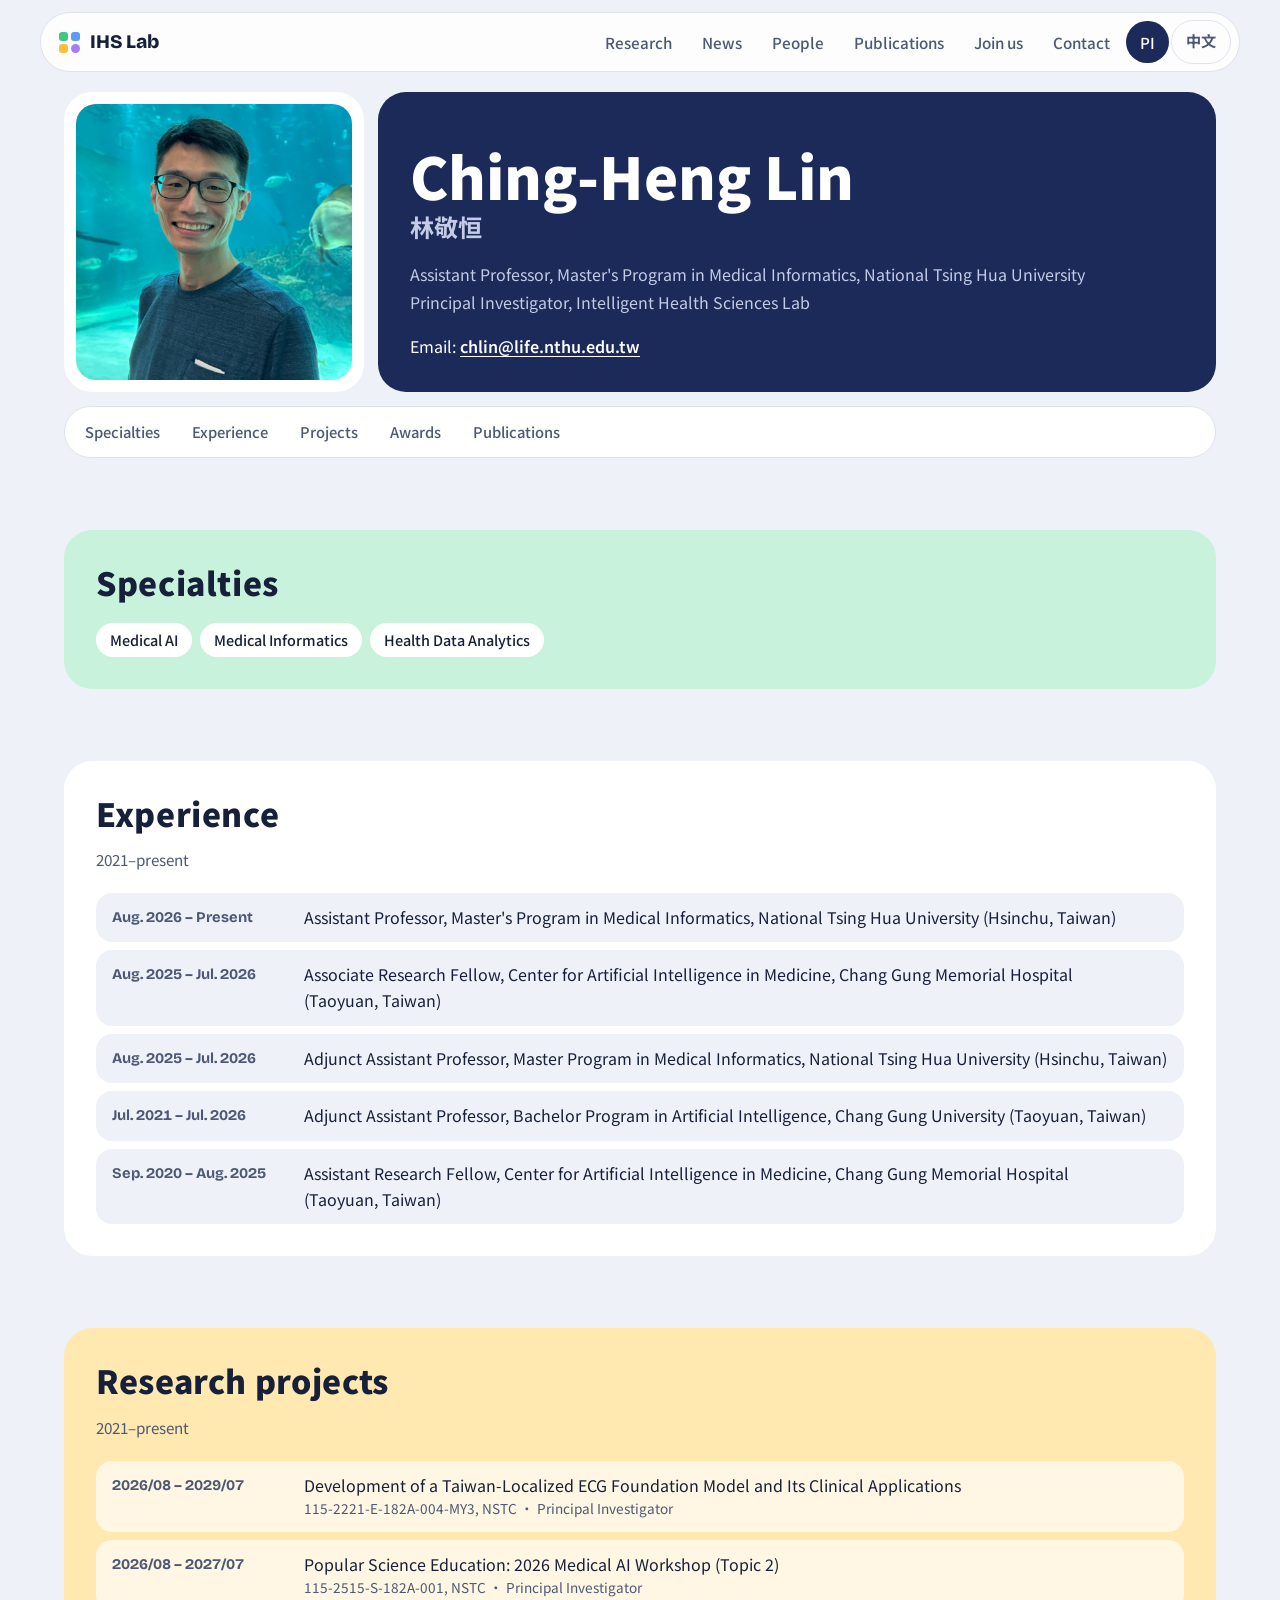
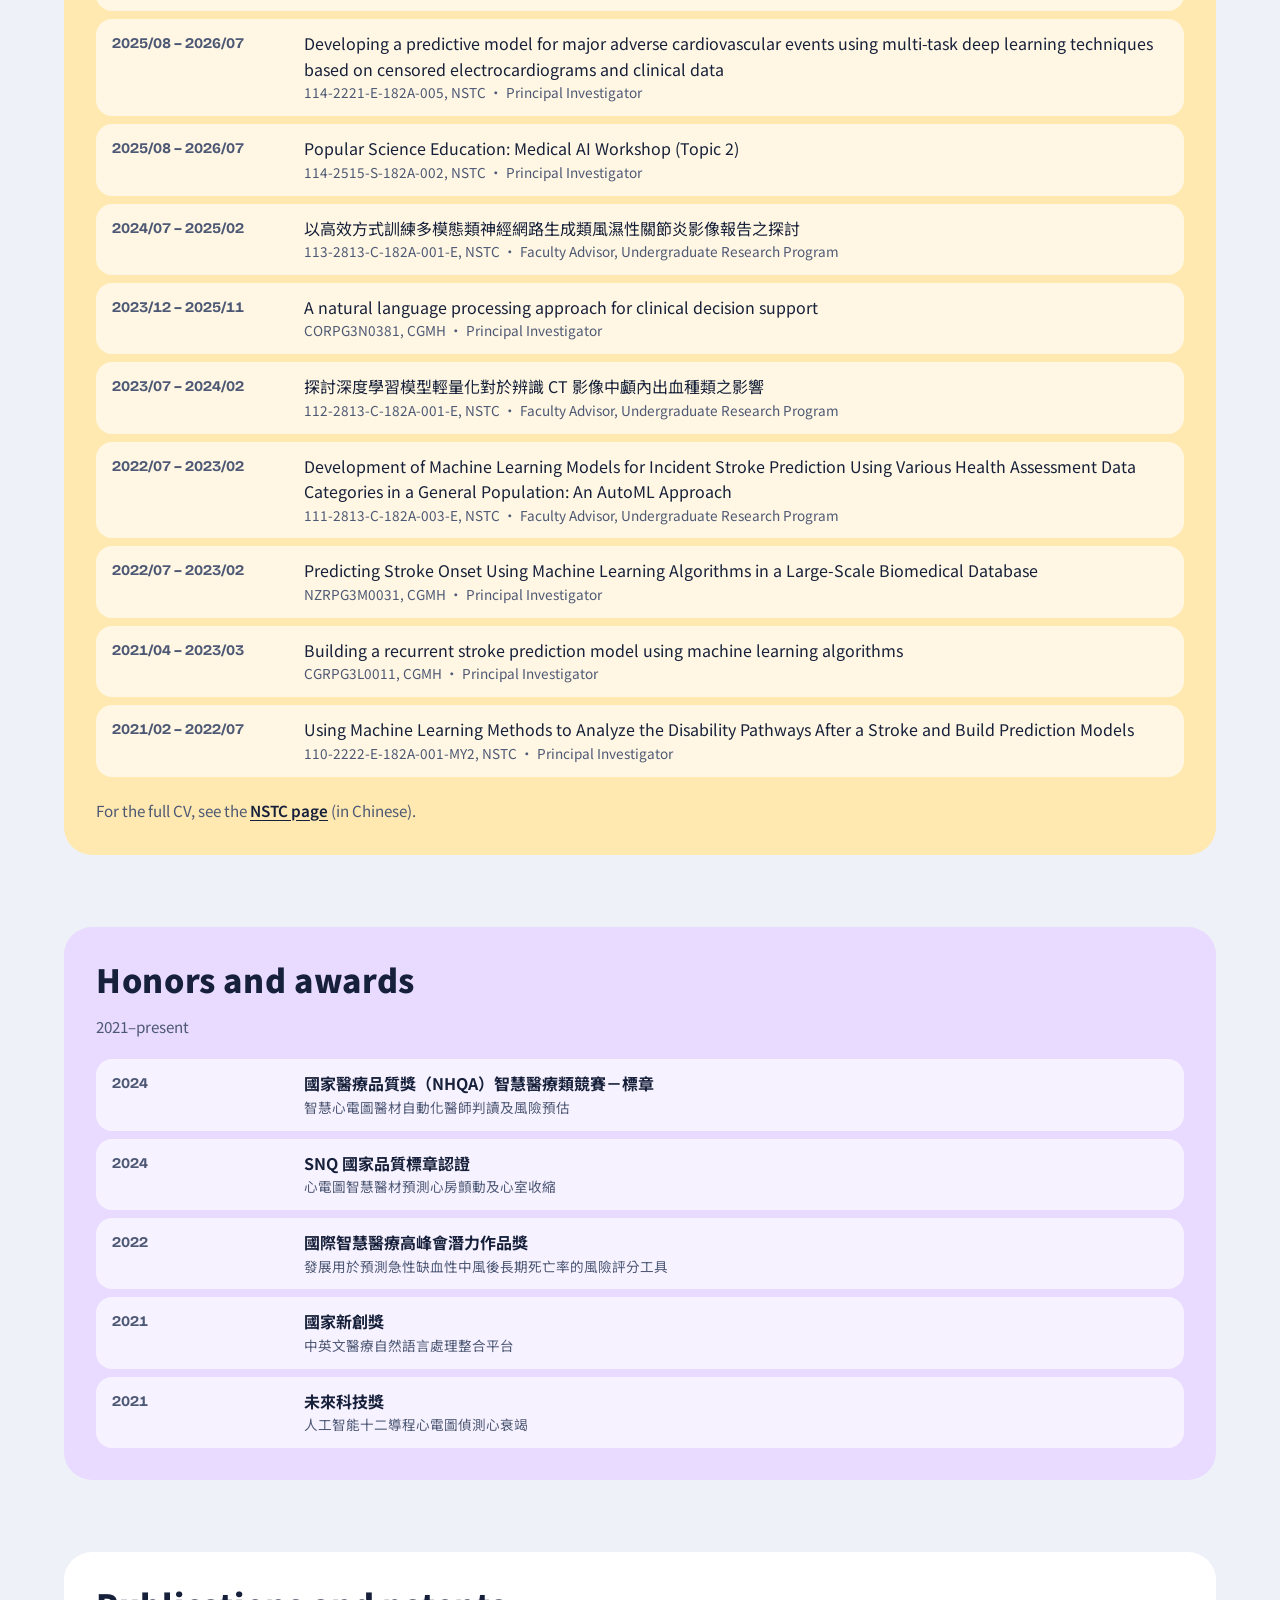
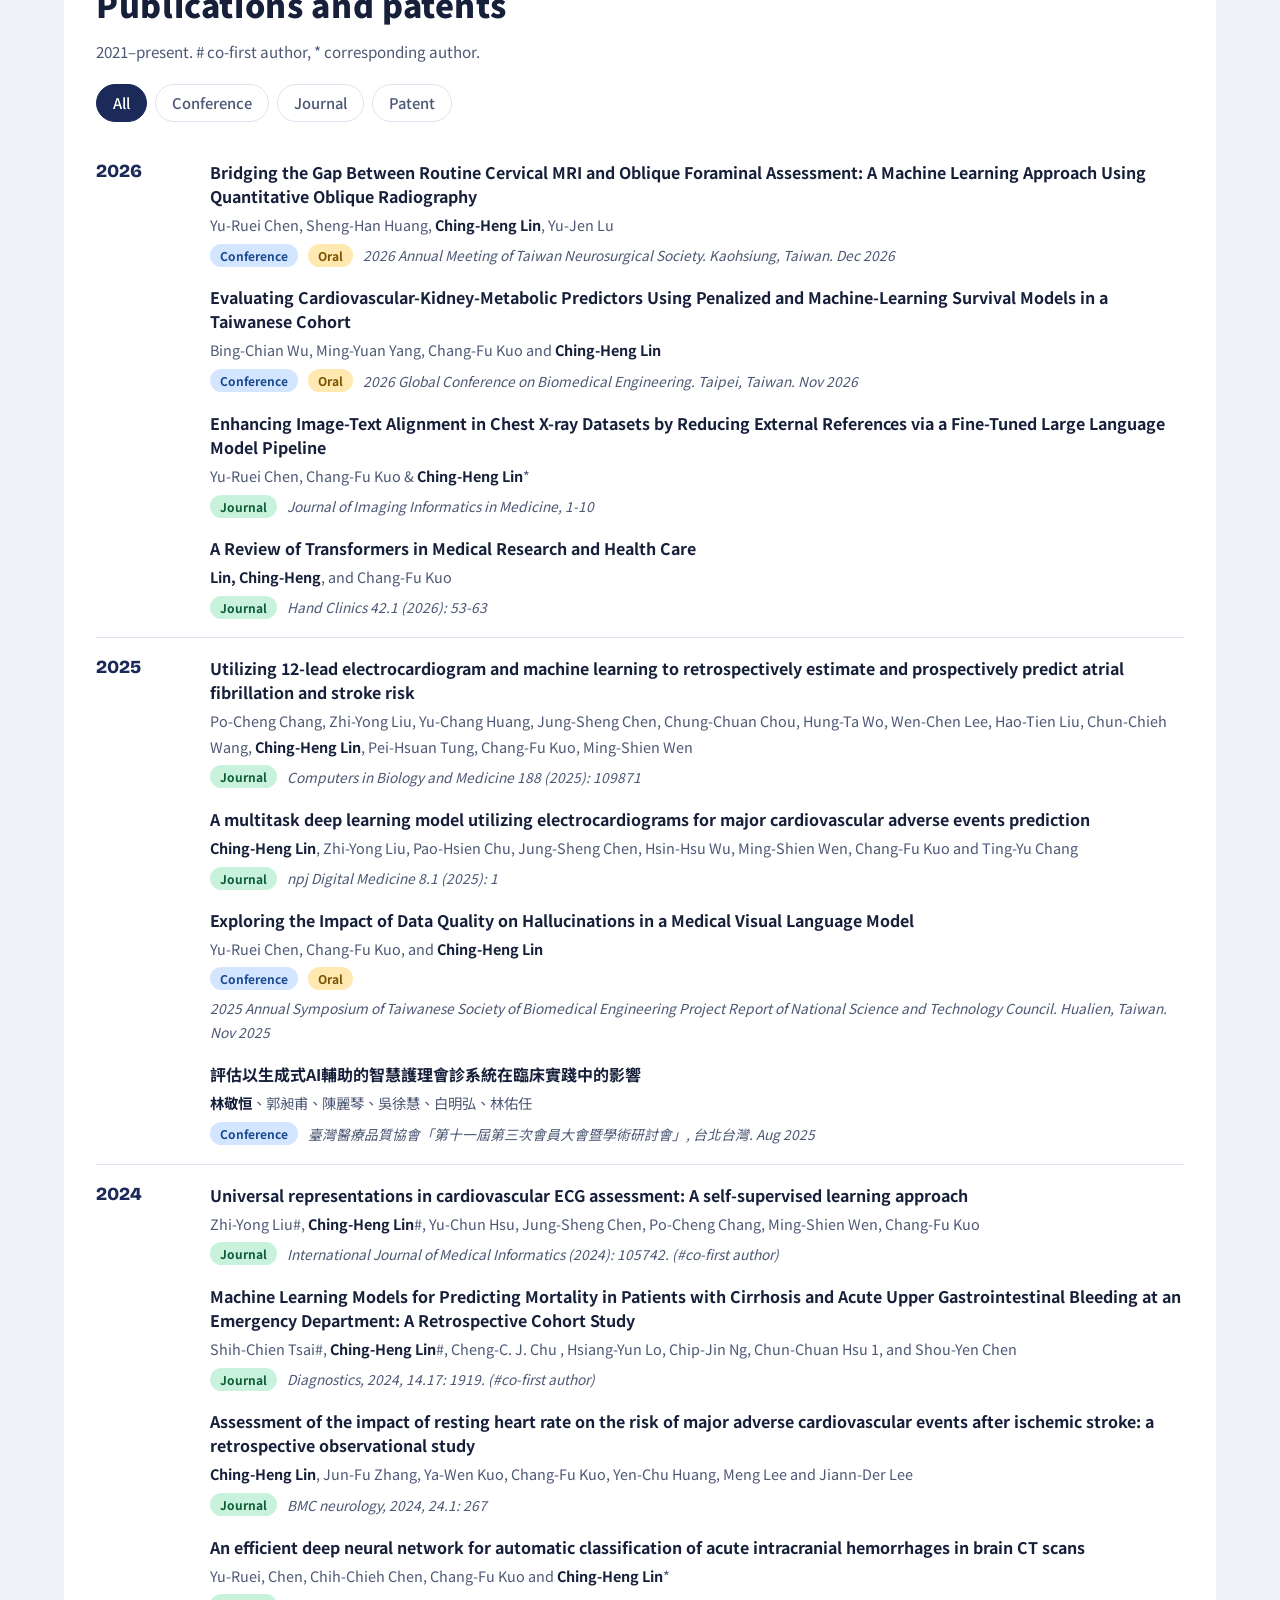
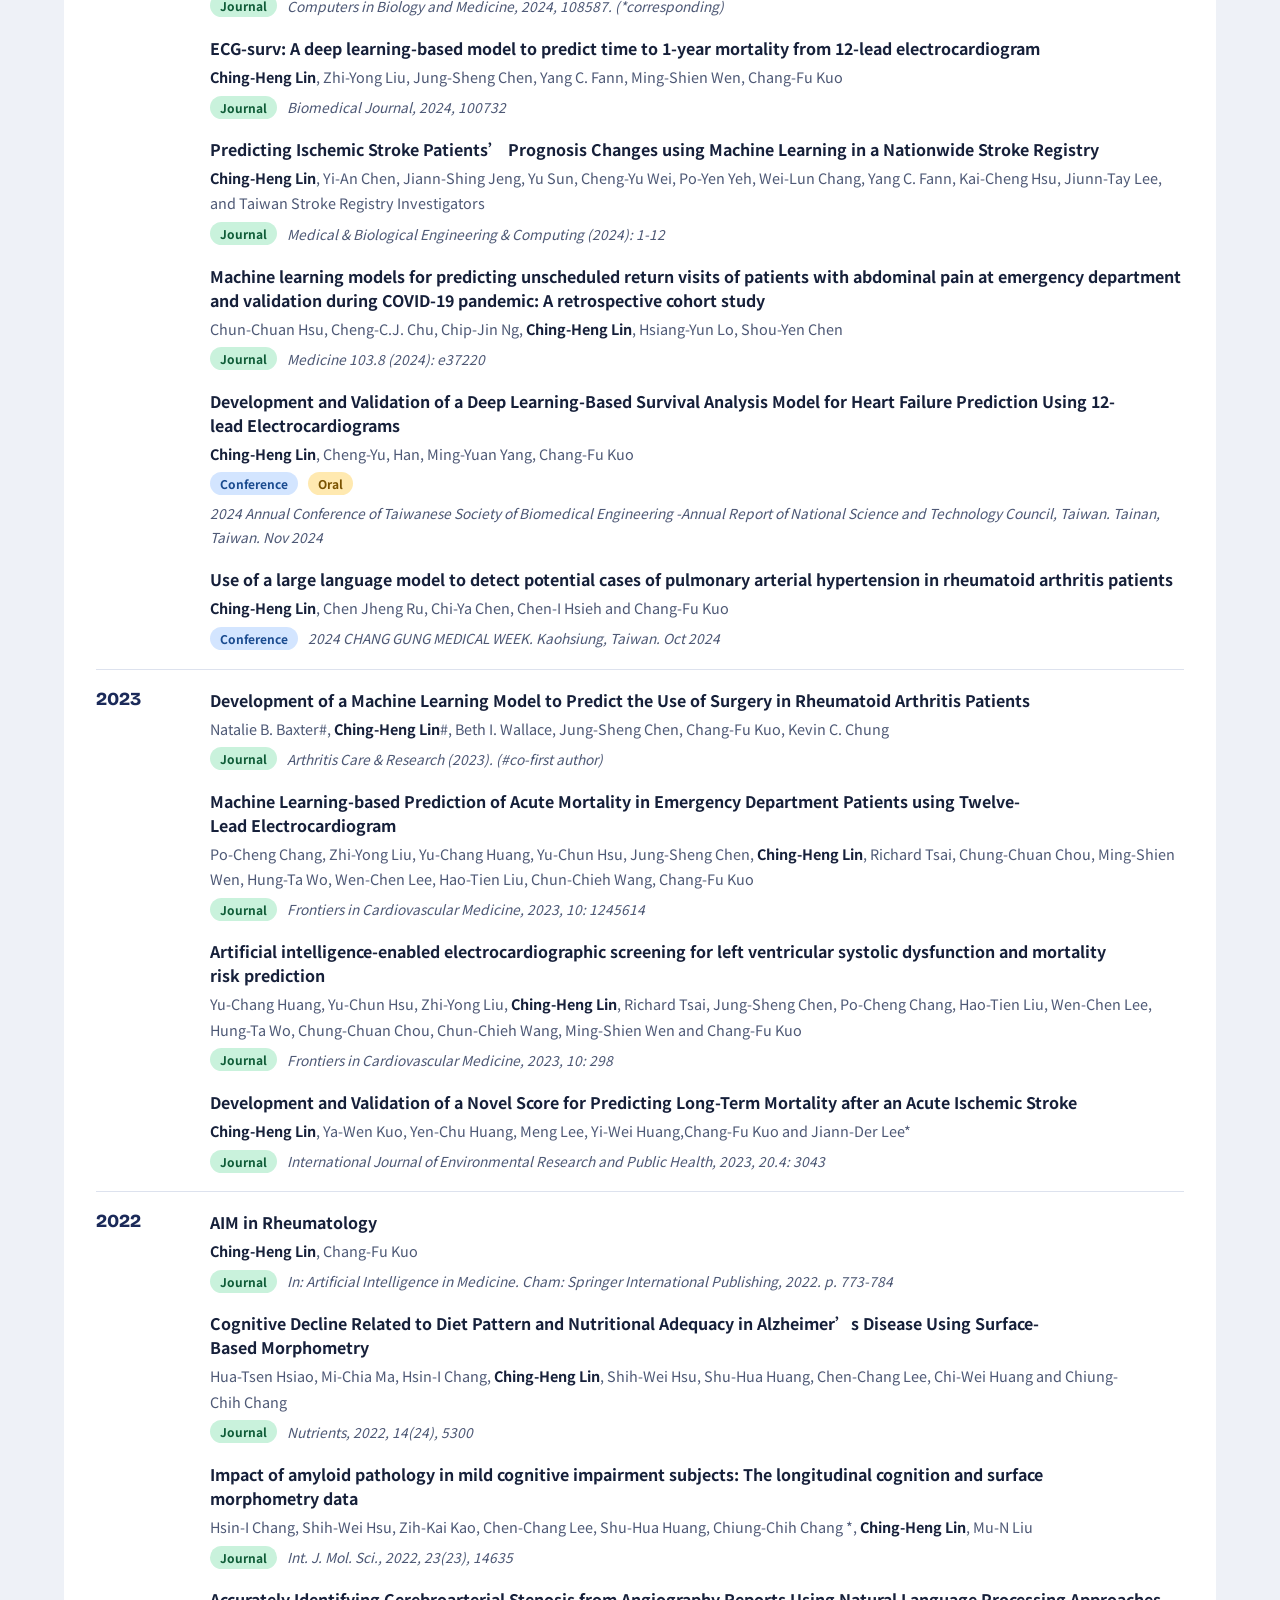
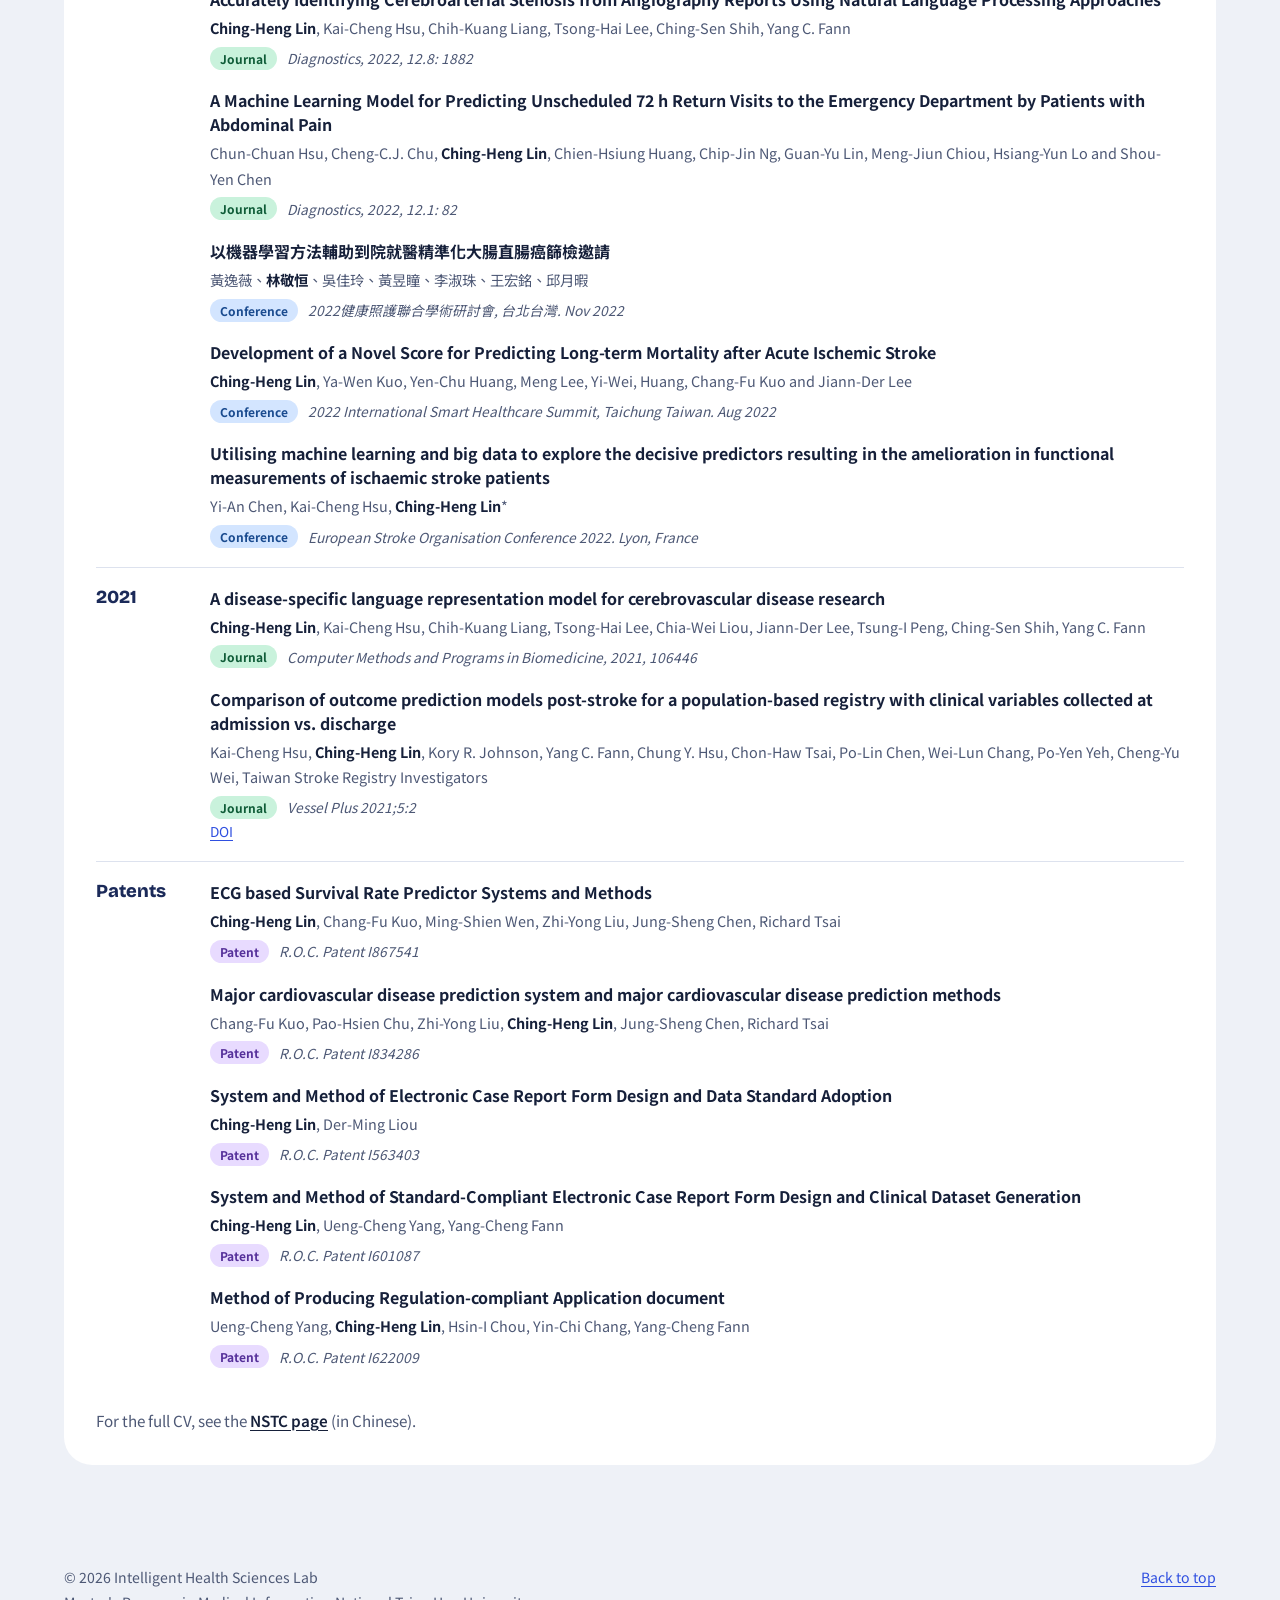
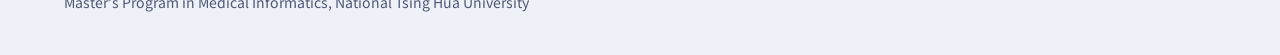
<file: en/pi.html>
<!DOCTYPE html>
<html lang="en">
<head>
  <meta charset="UTF-8">
  <meta name="viewport" content="width=device-width, initial-scale=1.0">
  <title>Ching-Heng Lin, Ph.D. | Intelligent Health Sciences Lab</title>
  <meta name="description" content="CV of Ching-Heng Lin, Assistant Professor at NTHU's Master's Program in Medical Informatics: experience, projects, publications, patents and awards.">
  <link rel="preconnect" href="https://fonts.googleapis.com">
  <link rel="preconnect" href="https://fonts.gstatic.com" crossorigin>
  <link href="https://fonts.googleapis.com/css2?family=Bricolage+Grotesque:opsz,wght@12..96,500;12..96,700;12..96,800&family=Noto+Sans+TC:wght@400;500;700;900&display=swap" rel="stylesheet">
  <link rel="stylesheet" href="../assets/css/style.css">
</head>
<body data-root="../">
  <a class="skip-link" href="#main">Skip to main content</a>

  <header class="site-header">
    <div class="header-inner">
      <a class="brand" href="index.html" aria-label="Intelligent Health Sciences Lab home">
        <span class="brand-dots" aria-hidden="true"><i></i><i></i><i></i><i></i></span>
        <span class="brand-text">IHS Lab</span>
      </a>
      <button class="nav-toggle" type="button" aria-controls="site-nav" aria-expanded="false" aria-label="Open menu"><span></span></button>
      <nav class="site-nav" id="site-nav" aria-label="Main">
        <ul class="nav-menu">
          <li><a href="index.html#research">Research</a></li>
          <li><a href="index.html#news">News</a></li>
          <li><a href="index.html#members">People</a></li>
          <li><a href="index.html#publications">Publications</a></li>
          <li><a href="index.html#join">Join us</a></li>
          <li><a href="index.html#contact">Contact</a></li>
          <li><a href="pi.html" aria-current="page">PI</a></li>
          <li><a class="lang-switch" href="../pi.html" lang="zh-Hant-TW" hreflang="zh-Hant-TW">中文</a></li>
        </ul>
      </nav>
    </div>
  </header>

  <main id="main" class="wrap">
    <section class="pi-bento" aria-labelledby="pi-name">
      <div class="tile pi-photo-tile"><img src="../assets/img/members/lin-ching-heng.jpg" alt="Photo of Assistant Professor Ching-Heng Lin"></div>
      <div class="tile pi-intro">
        <h1 class="pi-name" id="pi-name">Ching-Heng Lin<span class="pi-name-en" lang="zh-Hant-TW">林敬恒</span></h1>
        <p class="pi-role">Assistant Professor, Master's Program in Medical Informatics, National Tsing Hua University<br>Principal Investigator, Intelligent Health Sciences Lab</p>
        <p class="pi-bio pi-email">Email: <a href="mailto:chlin@life.nthu.edu.tw">chlin@life.nthu.edu.tw</a></p>
      </div>
    </section>

    <nav class="pi-subnav" aria-label="CV sections">
      <ul>
        <li><a href="#expertise">Specialties</a></li>
        <li><a href="#experience">Experience</a></li>
        <li><a href="#projects">Projects</a></li>
        <li><a href="#awards">Awards</a></li>
        <li><a href="#publications">Publications</a></li>
      </ul>
    </nav>

    <section class="section" id="expertise" aria-labelledby="expertise-title">
      <div class="tile tile--ai"><h2 class="section-title" id="expertise-title">Specialties</h2><ul class="tag-list" data-render="pi" data-key="specialties"></ul></div>
    </section>

    <section class="section" id="experience" aria-labelledby="experience-title">
      <div class="tile tile--plain">
        <h2 class="section-title" id="experience-title">Experience</h2>
        <p class="section-note">2021–present</p>
        <ul class="cv-list" data-render="pi" data-key="experience" data-from="2021"></ul>
      </div>
    </section>

    <section class="section" id="projects" aria-labelledby="projects-title">
      <div class="tile tile--data">
        <h2 class="section-title" id="projects-title">Research projects</h2>
        <p class="section-note">2021–present</p>
        <ul class="cv-list" data-render="pi" data-key="projects" data-from="2021"></ul>
        <p class="cv-full-link">For the full CV, see the <a href="https://wrs.nstc.gov.tw/modules/talentSearch/talentSearch.do?action=initRsm05&amp;rsNo=b477be182360425c8632cf5fbf8eb98f&amp;LANG=chi" target="_blank" rel="noopener">NSTC page</a> (in Chinese).</p>
      </div>
    </section>

    <section class="section" id="awards" aria-labelledby="awards-title">
      <div class="tile tile--curio">
        <h2 class="section-title" id="awards-title">Honors and awards</h2>
        <p class="section-note">2021–present</p>
        <ul class="cv-list" data-render="pi" data-key="awards" data-from="2021"></ul>
      </div>
    </section>

    <section class="section" id="publications" aria-labelledby="pub-title">
      <div class="tile tile--plain">
        <h2 class="section-title" id="pub-title">Publications and patents</h2>
        <p class="section-note">2021–present. # co-first author, * corresponding author.</p>
        <div data-render="publications" data-filter="true" data-from="2021"></div>
        <p class="cv-full-link">For the full CV, see the <a href="https://wrs.nstc.gov.tw/modules/talentSearch/talentSearch.do?action=initRsm05&amp;rsNo=b477be182360425c8632cf5fbf8eb98f&amp;LANG=chi" target="_blank" rel="noopener">NSTC page</a> (in Chinese).</p>
      </div>
    </section>
  </main>

  <footer class="site-footer">
    <div class="wrap footer-inner">
      <p>© <span data-year>2026</span> Intelligent Health Sciences Lab<br>Master's Program in Medical Informatics, National Tsing Hua University</p>
      <p><a href="#main">Back to top</a></p>
    </div>
  </footer>

  <script src="../assets/js/main.js" defer></script>
</body>
</html>
</file>
<file: assets/css/style.css>
/* =========================================================
   Design 3 — 便當格 Bento
   明亮、輕鬆；四個研究領域各有一個顏色，大小不一的色塊拼貼
   ========================================================= */
:root {
  --bg: #eef1f7;
  --tile: #ffffff;
  --ink: #16203a;
  --ink-soft: #4d5875;
  --line: #dde2ee;
  --navy: #1b2a59;
  --blue: #2f4fe0;        /* 主要互動色 */
  --ai: #c9f2dc;          /* 醫療 AI：薄荷 */
  --ai-ink: #0f5c38;
  --info: #d3e5ff;        /* 醫學資訊：天藍 */
  --info-ink: #1a4b8f;
  --data: #ffe9b0;        /* 資料科學：奶油黃 */
  --data-ink: #7a5300;
  --curio: #e8dbff;       /* 前瞻探索：淡紫 */
  --curio-ink: #55309a;
  --r-xl: 28px;           /* 大色塊 */
  --r-md: 16px;           /* 內部元件 */
  --r-pill: 999px;        /* 標籤、按鈕 */
  --font-display: 'Bricolage Grotesque', 'Noto Sans TC', sans-serif;
  --font-body: 'Noto Sans TC', system-ui, -apple-system, 'PingFang TC', 'Microsoft JhengHei', sans-serif;
  --wrap: 1200px;
  --gap: 14px;
}

*, *::before, *::after { box-sizing: border-box; }
html { scroll-behavior: smooth; scroll-padding-top: 96px; }
@media (prefers-reduced-motion: reduce) { html { scroll-behavior: auto; } }
body { margin: 0; background: var(--bg); color: var(--ink); font-family: var(--font-body); font-size: 1rem; line-height: 1.75; -webkit-font-smoothing: antialiased; }
body.nav-open { overflow: hidden; }
img { max-width: 100%; display: block; }
/* 適應性換行：避免最後一行只剩一兩個字 */
p, li, dd { text-wrap: pretty; }
a { color: var(--blue); text-underline-offset: 3px; }
a:hover { color: var(--navy); }
:focus-visible { outline: 3px solid var(--blue); outline-offset: 3px; border-radius: 6px; }

.wrap { width: 100%; max-width: var(--wrap); margin: 0 auto; padding: 0 16px; }
@media (min-width: 640px) { .wrap { padding: 0 24px; } }

.skip-link { position: absolute; left: 12px; top: -60px; z-index: 100; background: var(--blue); color: #fff; padding: 8px 14px; border-radius: var(--r-pill); }
.skip-link:focus { top: 12px; }
.placeholder-text { background: var(--data); color: var(--data-ink); border-radius: 6px; padding: 0 4px; }
.load-error { color: #a1271b; }

/* ---------- 浮動膠囊導覽列 ---------- */
.site-header { position: sticky; top: 0; z-index: 50; padding: 12px 16px 0; }
.header-inner {
  max-width: var(--wrap); margin: 0 auto; height: 60px; padding: 0 8px 0 18px;
  display: flex; align-items: center; justify-content: space-between; gap: 12px;
  background: rgba(255, 255, 255, 0.85); backdrop-filter: blur(14px);
  border: 1px solid var(--line); border-radius: var(--r-pill);
  transition: box-shadow 0.2s;
}
.site-header.is-scrolled .header-inner { box-shadow: 0 8px 24px rgba(27, 42, 89, 0.08); }
.brand { display: flex; align-items: center; gap: 10px; color: var(--ink); text-decoration: none; }
.brand-dots { display: grid; grid-template-columns: repeat(2, 9px); gap: 3px; }
.brand-dots i { width: 9px; height: 9px; border-radius: 3px; }
.brand-dots i:nth-child(1) { background: #3fc883; }
.brand-dots i:nth-child(2) { background: #5b9bff; }
.brand-dots i:nth-child(3) { background: #ffbf3c; }
.brand-dots i:nth-child(4) { background: #a77bff; border-radius: 50%; }
.brand-text { font-family: var(--font-display); font-weight: 800; font-size: 1.2rem; letter-spacing: -0.01em; }

.nav-menu { list-style: none; margin: 0; padding: 0; display: flex; gap: 2px; align-items: center; }
.nav-menu a { display: block; padding: 8px 14px; border-radius: var(--r-pill); color: var(--ink-soft); text-decoration: none; font-weight: 500; font-size: 0.95rem; }
.nav-menu a:hover { background: var(--bg); color: var(--ink); }
.nav-menu a.is-active, .nav-menu a[aria-current='page'] { background: var(--navy); color: #fff; }
.lang-switch { font-family: var(--font-display); font-weight: 700 !important; border: 1px solid var(--line); }

.nav-toggle { display: none; }
@media (max-width: 899px) {
  .nav-toggle { display: grid; place-items: center; width: 44px; height: 44px; border-radius: 50%; border: 0; background: var(--navy); cursor: pointer; }
  .nav-toggle span, .nav-toggle span::before, .nav-toggle span::after { display: block; width: 18px; height: 2px; background: #fff; border-radius: 2px; position: relative; transition: transform 0.2s, background 0.2s; }
  .nav-toggle span::before, .nav-toggle span::after { content: ''; position: absolute; left: 0; }
  .nav-toggle span::before { top: -6px; }
  .nav-toggle span::after { top: 6px; }
  .nav-toggle[aria-expanded='true'] span { background: transparent; }
  .nav-toggle[aria-expanded='true'] span::before { transform: translateY(6px) rotate(45deg); }
  .nav-toggle[aria-expanded='true'] span::after { transform: translateY(-6px) rotate(-45deg); }
  .site-nav {
    position: fixed; left: 16px; right: 16px; top: 84px; padding: 12px; background: var(--tile); border: 1px solid var(--line); border-radius: var(--r-xl);
    box-shadow: 0 20px 40px rgba(27, 42, 89, 0.15);
    visibility: hidden; opacity: 0; transform: translateY(-8px); transition: opacity 0.2s, transform 0.2s, visibility 0.2s;
  }
  .site-nav.is-open { visibility: visible; opacity: 1; transform: none; }
  .nav-menu { flex-direction: column; align-items: stretch; }
  .nav-menu a { padding: 12px 16px; font-size: 1.05rem; }
  .lang-switch { text-align: center; margin-top: 6px; }
}

/* ---------- 共用色塊 ---------- */
.tile { background: var(--tile); border-radius: var(--r-xl); padding: clamp(20px, 3vw, 32px); position: relative; overflow: hidden; }
.section { margin-top: clamp(40px, 6vw, 72px); }
.section-title { margin: 0 0 20px; font-size: clamp(1.5rem, 3.4vw, 2rem); font-weight: 900; letter-spacing: 0.02em; line-height: 1.3; }
.section-note { margin: -8px 0 20px; color: var(--ink-soft); font-size: 0.95rem; }
.cv-full-link { margin: 20px 0 0; color: var(--ink-soft); font-size: 0.95rem; }
.cv-full-link a { color: var(--ink); font-weight: 600; text-decoration: underline; text-underline-offset: 3px; }
.btn {
  display: inline-flex; align-items: center; min-height: 48px; padding: 0 24px; border-radius: var(--r-pill);
  background: var(--blue); color: #fff; font-weight: 700; text-decoration: none; transition: transform 0.15s;
}
.btn:hover { color: #fff; transform: translateY(-2px); }
.btn--dark { background: var(--navy); }

/* ---------- 主視覺橫幅 ---------- */
.hero { margin-top: 20px; }
.hero-banner {
  background: var(--navy); color: #fff;
  display: grid; gap: 28px; grid-template-areas: 'unit' 'main' 'side';
  min-height: 360px; padding: clamp(24px, 4vw, 48px);
}
@media (min-width: 900px) {
  .hero-banner { grid-template-columns: 1.5fr 1fr; grid-template-rows: auto 1fr; grid-template-areas: 'unit unit' 'main side'; column-gap: 48px; min-height: 400px; }
}
.hero-banner::after {
  /* 四色角落 */
  content: ''; position: absolute; top: clamp(20px, 3vw, 32px); right: clamp(20px, 3vw, 32px); width: 72px; height: 72px; border-radius: 20px;
  background: conic-gradient(#3fc883 0 25%, #5b9bff 0 50%, #ffbf3c 0 75%, #a77bff 0);
}
.hero-unit { grid-area: unit; margin: 0; padding-right: 96px; font-size: 0.9rem; color: #c3cbe6; line-height: 1.6; }
.hero-main { grid-area: main; align-self: end; }
.hero-title { margin: 0; font-size: clamp(2.6rem, 7vw, 4.6rem); font-weight: 900; line-height: 1.12; letter-spacing: 0.03em; }
.hero-en { margin: 12px 0 0; font-family: var(--font-display); font-weight: 700; font-size: clamp(1rem, 2vw, 1.3rem); color: #c3cbe6; }
.hero-since {
  display: inline-flex; align-items: center; gap: 10px; margin: 20px 0 0;
  font-family: var(--font-display); font-weight: 700; font-size: clamp(1rem, 1.6vw, 1.15rem); letter-spacing: 0.04em; color: #fff;
}
.hero-since::before { content: ''; width: 44px; height: 3px; border-radius: 2px; background: linear-gradient(90deg, #3fc883, #5b9bff, #ffbf3c, #a77bff); }
.hero-side { grid-area: side; align-self: end; display: flex; flex-direction: column; align-items: flex-start; gap: 20px; }
@media (min-width: 900px) { .hero-side { padding-left: 32px; border-left: 1px solid rgba(255, 255, 255, 0.18); } }
.hero-lead { margin: 0; font-size: clamp(1.05rem, 1.8vw, 1.2rem); font-weight: 500; line-height: 1.75; color: #e6eaf7; max-width: 26em; }

/* 關於 */
.tile--photo { margin: 0; padding: 0; min-height: 200px; background: var(--info); }
.tile--photo img { width: 100%; height: 100%; object-fit: cover; opacity: 0.55; position: absolute; inset: 0; }
.tile--photo figcaption { position: absolute; left: 14px; bottom: 14px; background: var(--tile); color: var(--data-ink); padding: 2px 12px; border-radius: var(--r-pill); font-size: 0.85rem; }
.about-bento { display: grid; gap: var(--gap); }
@media (min-width: 760px) { .about-bento { grid-template-columns: 1.4fr 1fr; } }
.about-bento > :only-child { grid-column: 1 / -1; }
.about-tile p { margin: 0 0 12px; color: var(--ink-soft); }
.about-tile p:last-child { margin-bottom: 0; }

/* 研究 */
.research-bento { display: grid; gap: var(--gap); }
@media (min-width: 640px) { .research-bento { grid-template-columns: repeat(2, 1fr); } }
@media (min-width: 1000px) {
  .research-bento { grid-template-columns: repeat(3, 1fr); }
  .area--ai { grid-column: span 2; }
  .area--curio { grid-column: span 2; }
}
.area { min-height: 230px; display: flex; flex-direction: column; }
.area h3 { margin: auto 0 0; font-size: 1.45rem; font-weight: 900; letter-spacing: 0.02em; line-height: 1.35; }
.area-en { margin: 0 0 8px; font-family: var(--font-display); font-weight: 700; }
.area p:last-child { margin: 0; }
.area-icon { width: 52px; height: 52px; margin-bottom: 24px; fill: none; stroke: currentColor; stroke-width: 2.6; stroke-linecap: round; stroke-linejoin: round; }
.area--ai { background: var(--ai); color: var(--ai-ink); }
.area--info { background: var(--info); color: var(--info-ink); }
.area--data { background: var(--data); color: var(--data-ink); }
.area--curio { background: var(--curio); color: var(--curio-ink); }
.area h3, .area p:last-child { color: var(--ink); }

/* 篩選與更多 */
.filter-bar { display: flex; flex-wrap: wrap; gap: 8px; margin-bottom: 20px; }
.filter-btn, .more-btn {
  font: inherit; font-size: 0.92rem; font-weight: 500; cursor: pointer; min-height: 38px;
  padding: 4px 16px; border-radius: var(--r-pill); border: 1px solid var(--line); background: var(--tile); color: var(--ink-soft);
}
.filter-btn:hover, .more-btn:hover { border-color: var(--ink-soft); color: var(--ink); }
.filter-btn[aria-pressed='true'] { background: var(--navy); border-color: var(--navy); color: #fff; }
.more-btn { margin-top: 16px; }

/* 消息 */
.news-list { list-style: none; margin: 0; padding: 0; display: grid; gap: 8px; }
.news-item { display: grid; grid-template-columns: auto 1fr; gap: 4px 14px; align-items: center; padding: 14px 16px; border-radius: var(--r-md); background: var(--bg); }
@media (min-width: 760px) { .news-item { grid-template-columns: 7rem auto 1fr; } }
.news-date { font-family: var(--font-display); font-weight: 700; color: var(--ink-soft); font-variant-numeric: tabular-nums; }
.news-tag { justify-self: start; font-size: 0.8rem; font-weight: 700; padding: 2px 12px; border-radius: var(--r-pill); }
.news-tag--publication { background: var(--data); color: var(--data-ink); }
.news-tag--member { background: var(--info); color: var(--info-ink); }
.news-text { margin: 0; grid-column: 1 / -1; }
@media (min-width: 760px) { .news-text { grid-column: auto; } }

/* 成員 */
.member-group + .member-group { margin-top: 28px; }
.member-group-title { margin: 0 0 12px; display: inline-block; font-size: 0.95rem; font-weight: 700; padding: 4px 14px; border-radius: var(--r-pill); background: var(--tile); }
.member-grid { display: grid; gap: var(--gap); grid-template-columns: repeat(auto-fill, minmax(min(100%, 220px), 1fr)); }
.member-card { background: var(--tile); border-radius: var(--r-xl); padding: 12px 12px 20px; }
.member-photo { aspect-ratio: 1; border-radius: 20px; overflow: hidden; background: var(--bg); }
.member-photo img { width: 100%; height: 100%; object-fit: cover; }
.member-body { padding: 14px 8px 0; }
.member-body p { margin: 0; line-height: 1.5; }
.member-title { display: inline-block; font-size: 0.78rem; font-weight: 700; padding: 1px 10px; border-radius: var(--r-pill); background: var(--info); color: var(--info-ink); }
.member-card--master .member-title { background: var(--ai); color: var(--ai-ink); }
.member-card--external .member-title { background: var(--curio); color: var(--curio-ink); }
.member-card--assistant .member-title { background: var(--data); color: var(--data-ink); }
.member-name { margin: 8px 0 0; font-size: 1.3rem; font-weight: 900; line-height: 1.3; }
.member-name-sub { font-family: var(--font-display); font-weight: 500; font-size: 0.9rem; color: var(--ink-soft); }
.member-affiliation, .member-research { font-size: 0.88rem; color: var(--ink-soft); margin-top: 6px !important; }
.member-links { display: flex; gap: 12px; margin-top: 10px !important; font-size: 0.88rem; font-weight: 700; }

/* PI 卡片：橫向大色塊 */
.member-group--pi .member-grid { grid-template-columns: 1fr; }
.member-card--pi { display: grid; gap: 20px; padding: 16px; background: var(--navy); color: #fff; }
@media (min-width: 640px) { .member-card--pi { grid-template-columns: 220px 1fr; align-items: center; padding: 16px 32px 16px 16px; } }
.member-card--pi .member-photo { max-width: 260px; }
.member-card--pi .member-title { background: #fff; color: var(--navy); }
.member-card--pi .member-name { font-size: 2rem; color: #fff; }
.member-card--pi .member-name-sub, .member-card--pi .member-affiliation, .member-card--pi .member-research { color: #c3cbe6; }
.member-card--pi .member-links a { color: #fff; }

/* 論文 */
.pub-year-group { display: grid; gap: 6px 24px; padding: 18px 0; border-top: 1px solid var(--line); }
.pub-year-group:first-child { border-top: 0; }
@media (min-width: 760px) { .pub-year-group { grid-template-columns: 90px 1fr; } }
.pub-year { margin: 0; font-family: var(--font-display); font-weight: 800; font-size: 1.6rem; line-height: 1.2; color: var(--navy); }
.pub-list { list-style: none; margin: 0; padding: 0; display: grid; gap: 18px; }
.pub-item p { margin: 0; }
.pub-title { font-weight: 700; line-height: 1.5; }
.pub-authors { font-size: 0.9rem; color: var(--ink-soft); margin-top: 4px !important; }
.pub-authors strong { color: var(--ink); }
.pub-meta { display: flex; flex-wrap: wrap; gap: 6px 10px; align-items: center; font-size: 0.86rem; margin-top: 6px !important; }
.pub-venue { color: var(--ink-soft); font-style: italic; }
.pub-type, .pub-note { font-size: 0.75rem; font-weight: 700; padding: 1px 10px; border-radius: var(--r-pill); }
.pub-type--journal { background: var(--ai); color: var(--ai-ink); }
.pub-type--conference { background: var(--info); color: var(--info-ink); }
.pub-type--patent { background: var(--curio); color: var(--curio-ink); }
.pub-note { background: var(--data); color: var(--data-ink); }
.pub-links { display: flex; gap: 12px; font-size: 0.85rem; }

/* 招生 + 聯絡 */
.join-bento { display: grid; gap: var(--gap); }
@media (min-width: 900px) { .join-bento { grid-template-columns: 1.3fr 1fr; } }
.join-tile { background: var(--curio); }
.join-tile p { max-width: 34em; }
.join-lead { font-size: clamp(1.15rem, 2.4vw, 1.4rem); font-weight: 700; margin-top: 0; }
.contact-list { margin: 0; display: grid; gap: 14px; }
.contact-list dt { font-size: 0.85rem; color: var(--ink-soft); font-weight: 700; }
.contact-list dd { margin: 0; overflow-wrap: anywhere; }

/* Footer */
.site-footer { margin-top: clamp(40px, 6vw, 72px); padding: 28px 0 40px; font-size: 0.88rem; color: var(--ink-soft); }
.footer-inner { display: flex; flex-wrap: wrap; justify-content: space-between; gap: 12px; }
.footer-inner p { margin: 0; }

/* ---------- PI 頁 ---------- */
.pi-bento { display: grid; gap: var(--gap); margin-top: 20px; }
@media (min-width: 900px) { .pi-bento { grid-template-columns: 300px 1fr; } }
.pi-photo-tile { padding: 12px; }
.pi-photo-tile img { width: 100%; aspect-ratio: 1; object-fit: cover; border-radius: 20px; }
.pi-intro { background: var(--navy); color: #fff; display: flex; flex-direction: column; justify-content: flex-end; }
.pi-name { margin: 0; font-size: clamp(2.4rem, 6vw, 3.6rem); font-weight: 900; line-height: 1.15; }
.pi-name-en { display: block; font-family: var(--font-display); font-weight: 700; font-size: 0.42em; color: #c3cbe6; margin-top: 8px; }
.pi-role { margin: 16px 0 0; color: #c3cbe6; }
.pi-bio { margin: 16px 0 0; max-width: 40em; }
.pi-email a { color: inherit; font-weight: 600; text-decoration: underline; text-underline-offset: 3px; }
.pi-actions { display: flex; flex-wrap: wrap; gap: 10px; margin-top: 24px; }
.btn--light { background: #fff; color: var(--navy); }
.btn--light:hover { color: var(--navy); }
.btn--outline { background: transparent; color: #fff; border: 1px solid rgba(255, 255, 255, 0.4); }

.pi-subnav { position: sticky; top: 84px; z-index: 40; margin-top: var(--gap); }
.pi-subnav ul { list-style: none; margin: 0; padding: 6px; display: flex; gap: 4px; overflow-x: auto; background: var(--tile); border-radius: var(--r-pill); border: 1px solid var(--line); scrollbar-width: none; }
.pi-subnav a { display: block; white-space: nowrap; padding: 6px 14px; border-radius: var(--r-pill); color: var(--ink-soft); text-decoration: none; font-size: 0.92rem; font-weight: 500; }
.pi-subnav a:hover { background: var(--bg); color: var(--ink); }

.cv-bento { display: grid; gap: var(--gap); }
@media (min-width: 900px) { .cv-bento { grid-template-columns: 1fr 1fr; } }
.tile--ai { background: var(--ai); }
.tile--info { background: var(--info); }
.tile--data { background: var(--data); }
.tile--curio { background: var(--curio); }
.tile h3 { margin: 0 0 14px; font-size: 1.15rem; font-weight: 900; }
.tag-list { list-style: none; margin: 0; padding: 0; display: flex; flex-wrap: wrap; gap: 8px; }
.tag { background: var(--tile); padding: 4px 14px; border-radius: var(--r-pill); font-size: 0.9rem; font-weight: 500; }
.cv-list { list-style: none; margin: 0; padding: 0; display: grid; gap: 8px; }
.cv-item { display: grid; gap: 2px 16px; padding: 12px 16px; border-radius: var(--r-md); background: var(--bg); }
.tile--ai .cv-item, .tile--info .cv-item, .tile--data .cv-item, .tile--curio .cv-item { background: rgba(255, 255, 255, 0.65); }
@media (min-width: 760px) { .cv-item { grid-template-columns: 11rem 1fr; } }
.cv-period { font-family: var(--font-display); font-weight: 700; color: var(--ink-soft); font-size: 0.92rem; font-variant-numeric: tabular-nums; }
.cv-text { line-height: 1.6; }
.cv-sub { display: block; font-size: 0.85rem; color: var(--ink-soft); }

/* 英文版主標較長，縮小字級 */
.hero-title--en { font-family: var(--font-display); font-weight: 800; font-size: clamp(2.2rem, 4.6vw, 3.6rem); letter-spacing: -0.02em; line-height: 1.02; }
</file>
